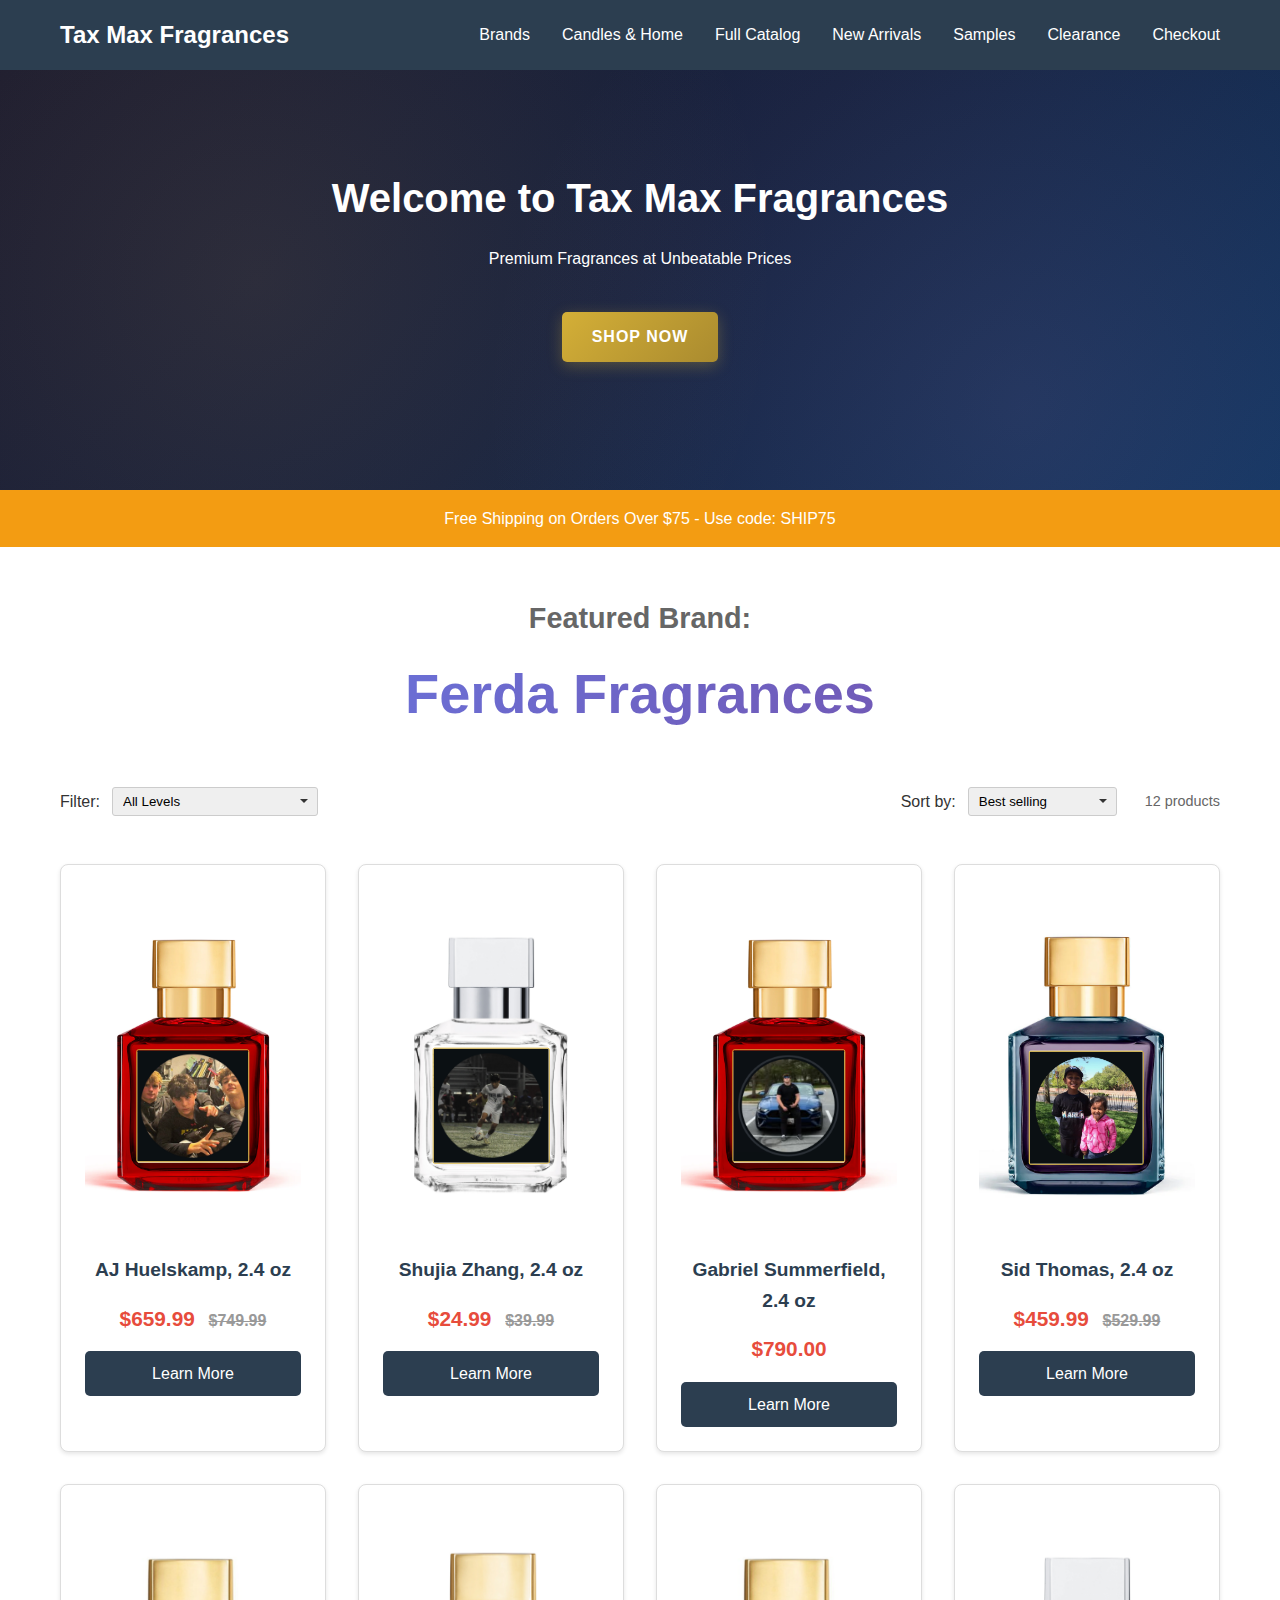
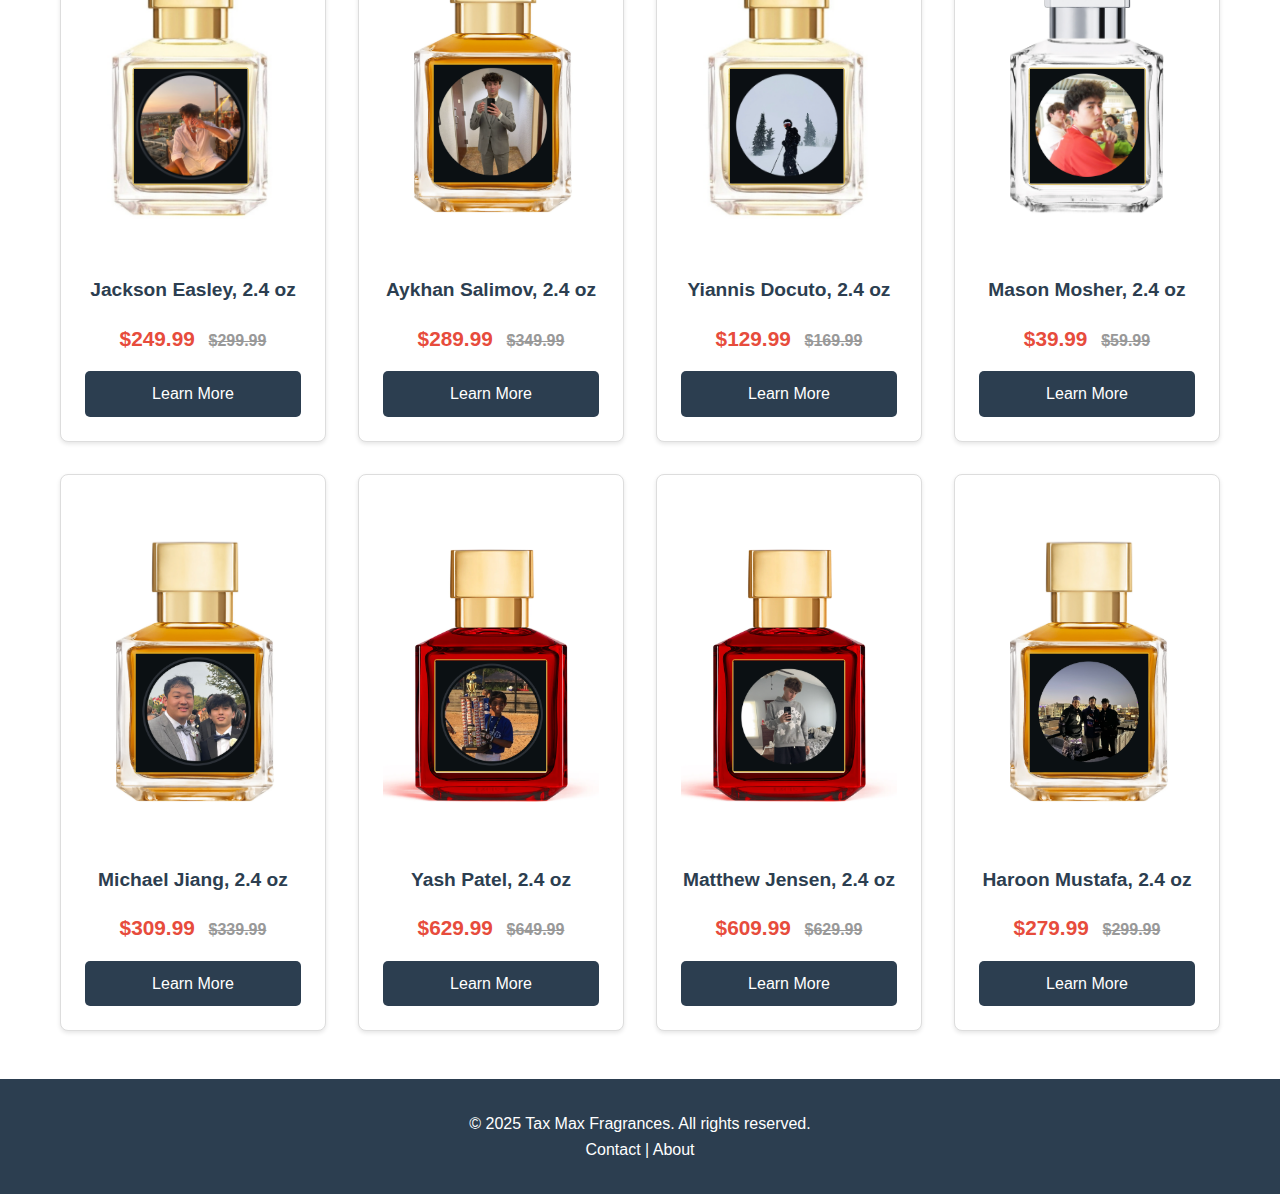
<file: index.html>
<!DOCTYPE html>
<html lang="en">
<head>
    <meta charset="UTF-8">
    <meta name="viewport" content="width=device-width, initial-scale=1.0">
    <title>Tax Max Fragrances</title>
    <link rel="stylesheet" href="css/styles.css">
</head>
<body>
    <!-- Navigation -->
    <header>
        <nav>
            <a href="index.html" class="logo">Tax Max Fragrances</a>
            <ul class="nav-menu">
                <li><a href="brands.html">Brands</a></li>
                <li><a href="candles-home.html">Candles & Home</a></li>
                <li><a href="catalog.html">Full Catalog</a></li>
                <li><a href="new-arrivals.html">New Arrivals</a></li>
                <li><a href="samples.html">Samples</a></li>
                <li><a href="clearance.html">Clearance</a></li>
                <li><a href="checkout.html">Checkout</a></li>
            </ul>
        </nav>
    </header>

    <section class="hero">
        <h1>Welcome to Tax Max Fragrances</h1>
        <p>Premium Fragrances at Unbeatable Prices</p>
        <a href="catalog.html" class="btn">Shop Now</a>
    </section>

    <!-- Promo Banner -->
    <section class="promo">
        <p>Free Shipping on Orders Over $75 - Use code: SHIP75</p>
    </section>

    <!-- Featured Brand Section -->
    <section class="top-deals" id="brands">
        <h3>Featured Brand:</h3>
        <h2>Ferda Fragrances</h2>
        
        <!-- Filter Bar -->
        <div class="filter-bar">
            <div class="filter-left">
                <span class="filter-label">Filter:</span>
                <select id="ferdaLevelFilter" class="filter-dropdown">
                    <option value="all">All Levels</option>
                    <option value="1">Ferda Level 1 ($0 - $100)</option>
                    <option value="2">Ferda Level 2 ($101 - $250)</option>
                    <option value="3">Ferda Level 3 ($251 - $400)</option>
                    <option value="4">Ferda Level 4 ($401 - $600)</option>
                    <option value="5">Ferda Level 5 ($600+)</option>
                </select>
            </div>
            <div class="filter-right">
                <span class="filter-label">Sort by:</span>
                <select id="sortFilter" class="filter-dropdown">
                    <option value="default">Best selling</option>
                    <option value="price-low">Price: Low to High</option>
                    <option value="price-high">Price: High to Low</option>
                </select>
                <span class="product-count" id="productCount">12 products</span>
            </div>
        </div>
        
        <div class="products-grid">
            <div class="product-card" data-price="659.99" data-level="5">
                <div class="bottle-container bottle-mfk">
                    <img src="images/fragrance1.jpg" alt="Fragrance 1" class="product-image">
                </div>
                <h3>AJ Huelskamp, 2.4 oz</h3>
                <p class="price">$659.99 <span>$749.99</span></p>
                <a href="product.html?id=aj-huelskamp" class="btn-product">Learn More</a>
            </div>
            <div class="product-card" data-price="24.99" data-level="1">
                <div class="bottle-container bottle-silver">
                    <img src="images/Screenshot 2025-12-08 at 2.15.41 PM.png" alt="Fragrance 2" class="product-image">
                </div>
                <h3>Shujia Zhang, 2.4 oz</h3>
                <p class="price">$24.99 <span>$39.99</span></p>
                <a href="product.html?id=shujia-zhang" class="btn-product">Learn More</a>
            </div>
            <div class="product-card" data-price="790.00" data-level="5">
                <div class="bottle-container bottle-mfk">
                    <img src="images/Screenshot 2025-12-08 at 2.15.19 PM.png" alt="Fragrance 3" class="product-image">
                </div>
                <h3>Gabriel Summerfield, 2.4 oz</h3>
                <p class="price">$790.00</p>
                <a href="product.html?id=gabriel-summerfield" class="btn-product">Learn More</a>
            </div>
            <div class="product-card" data-price="459.99" data-level="4">
                <div class="bottle-container bottle-satin">
                    <img src="images/Screenshot 2025-12-08 at 2.14.52 PM.png" alt="Fragrance 4" class="product-image">
                </div>
                <h3>Sid Thomas, 2.4 oz</h3>
                <p class="price">$459.99 <span>$529.99</span></p>
                <a href="product.html?id=sid-thomas" class="btn-product">Learn More</a>
            </div>
            <div class="product-card" data-price="209.99" data-level="2">
                <div class="bottle-container bottle-gold">
                    <img src="images/Screenshot 2025-12-08 at 2.32.31 PM.png" alt="Fragrance 5" class="product-image">
                </div>
                <h3>Jackson Easley, 2.4 oz</h3>
                <p class="price">$249.99 <span>$299.99</span></p>
                <a href="product.html?id=jackson-easley" class="btn-product">Learn More</a>
            </div>
            <div class="product-card" data-price="289.99" data-level="3">
                <div class="bottle-container bottle-grand">
                    <img src="images/Screenshot 2025-12-08 at 9.35.41 PM.png" alt="Fragrance 6" class="product-image">
                </div>
                <h3>Aykhan Salimov, 2.4 oz</h3>
                <p class="price">$289.99 <span>$349.99</span></p>
                <a href="product.html?id=aykhan-salimov" class="btn-product">Learn More</a>
            </div>
            <div class="product-card" data-price="129.99" data-level="2">
                <div class="bottle-container bottle-gold">
                    <img src="images/Screenshot 2025-12-08 at 9.35.56 PM.png" alt="Fragrance 7" class="product-image">
                </div>
                <h3>Yiannis Docuto, 2.4 oz</h3>
                <p class="price">$129.99 <span>$169.99</span></p>
                <a href="product.html?id=yiannis-docuto" class="btn-product">Learn More</a>
            </div>
            <div class="product-card" data-price="39.99" data-level="1">
                <div class="bottle-container bottle-silver">
                    <img src="images/Screenshot 2025-12-22 at 8.41.26 PM.png" alt="Mason Mosher" class="product-image">
                </div>
                <h3>Mason Mosher, 2.4 oz</h3>
                <p class="price">$39.99 <span>$59.99</span></p>
                <a href="product.html?id=mason-mosher" class="btn-product">Learn More</a>
            </div>
            <div class="product-card" data-price="309.99" data-level="3">
                <div class="bottle-container bottle-grand">
                    <img src="images/Screenshot 2025-12-22 at 8.40.55 PM.png" alt="Michael Jiang" class="product-image">
                </div>
                <h3>Michael Jiang, 2.4 oz</h3>
                <p class="price">$309.99 <span>$339.99</span></p>
                <a href="product.html?id=michael-jiang" class="btn-product">Learn More</a>
            </div>
            <div class="product-card" data-price="$629.99" data-level="5">
                <div class="bottle-container bottle-mfk">
                    <img src="images/Screenshot 2025-12-22 at 8.40.26 PM.png" alt="Yash Patel" class="product-image">
                </div>
                <h3>Yash Patel, 2.4 oz</h3>
                <p class="price">$629.99 <span>$649.99</span></p>
                <a href="product.html?id=yash-patel" class="btn-product">Learn More</a>
            </div>
            <div class="product-card" data-price="$609.99" data-level="5">
                <div class="bottle-container bottle-mfk">
                    <img src="images/Screenshot 2025-12-22 at 8.40.16 PM.png" alt="Matthew Jensen" class="product-image">
                </div>
                <h3>Matthew Jensen, 2.4 oz</h3>
                <p class="price">$609.99 <span>$629.99</span></p>
                <a href="product.html?id=matthew-jensen" class="btn-product">Learn More</a>
            </div>
            <div class="product-card" data-price="$279.99" data-level="3">
                <div class="bottle-container bottle-grand">
                    <img src="images/Screenshot 2025-12-22 at 8.39.47 PM.png" alt="Haroon Mustafa" class="product-image">
                </div>
                <h3>Haroon Mustafa, 2.4 oz</h3>
                <p class="price">$279.99 <span>$299.99</span></p>
                <a href="product.html?id=haroon-mustafa" class="btn-product">Learn More</a>
            </div>
        </div>
    </section>

    <footer>
        <p>&copy; 2025 Tax Max Fragrances. All rights reserved.</p>
        <p><a href="contact.html">Contact</a> | <a href="about.html">About</a></p>
    </footer>
    <script src="js/filter.js"></script>
    <script src="js/image-fallback.js"></script>
</body>
</html>
</file>
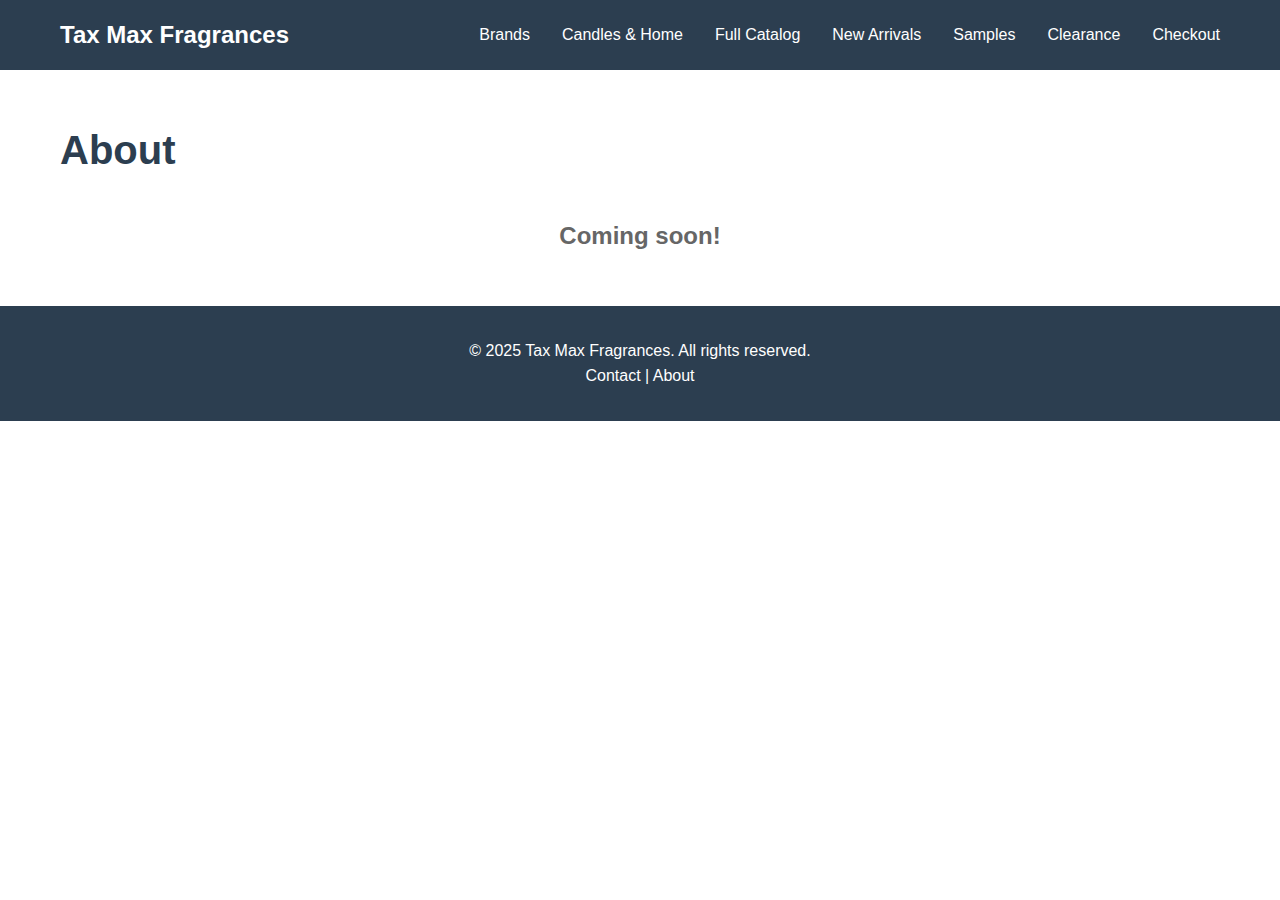
<file: about.html>
<!DOCTYPE html>
<html lang="en">
<head>
    <meta charset="UTF-8">
    <meta name="viewport" content="width=device-width, initial-scale=1.0">
    <title>About - Tax Max Fragrances</title>
    <link rel="stylesheet" href="css/styles.css">
</head>
<body>
    <header>
        <nav>
            <a href="index.html" class="logo">Tax Max Fragrances</a>
            <ul class="nav-menu">
                <li><a href="brands.html">Brands</a></li>
                <li><a href="#candles">Candles & Home</a></li>
                <li><a href="catalog.html">Full Catalog</a></li>
                <li><a href="new-arrivals.html">New Arrivals</a></li>
                <li><a href="#samples">Samples</a></li>
                <li><a href="#clearance">Clearance</a></li>
                <li><a href="checkout.html">Checkout</a></li>
            </ul>
        </nav>
    </header>

    <section class="brand-page">
        <h1 class="brand-name-title">About</h1>
        
        <div class="brand-description" style="max-width: 600px; margin: 2rem auto; text-align: center;">
            <p style="font-size: 1.5rem; font-weight: bold;">Coming soon!</p>
        </div>
    </section>

    <footer>
        <p>&copy; 2025 Tax Max Fragrances. All rights reserved.</p>
        <p><a href="contact.html">Contact</a> | <a href="about.html">About</a></p>
    </footer>
</body>
</html>
</file>
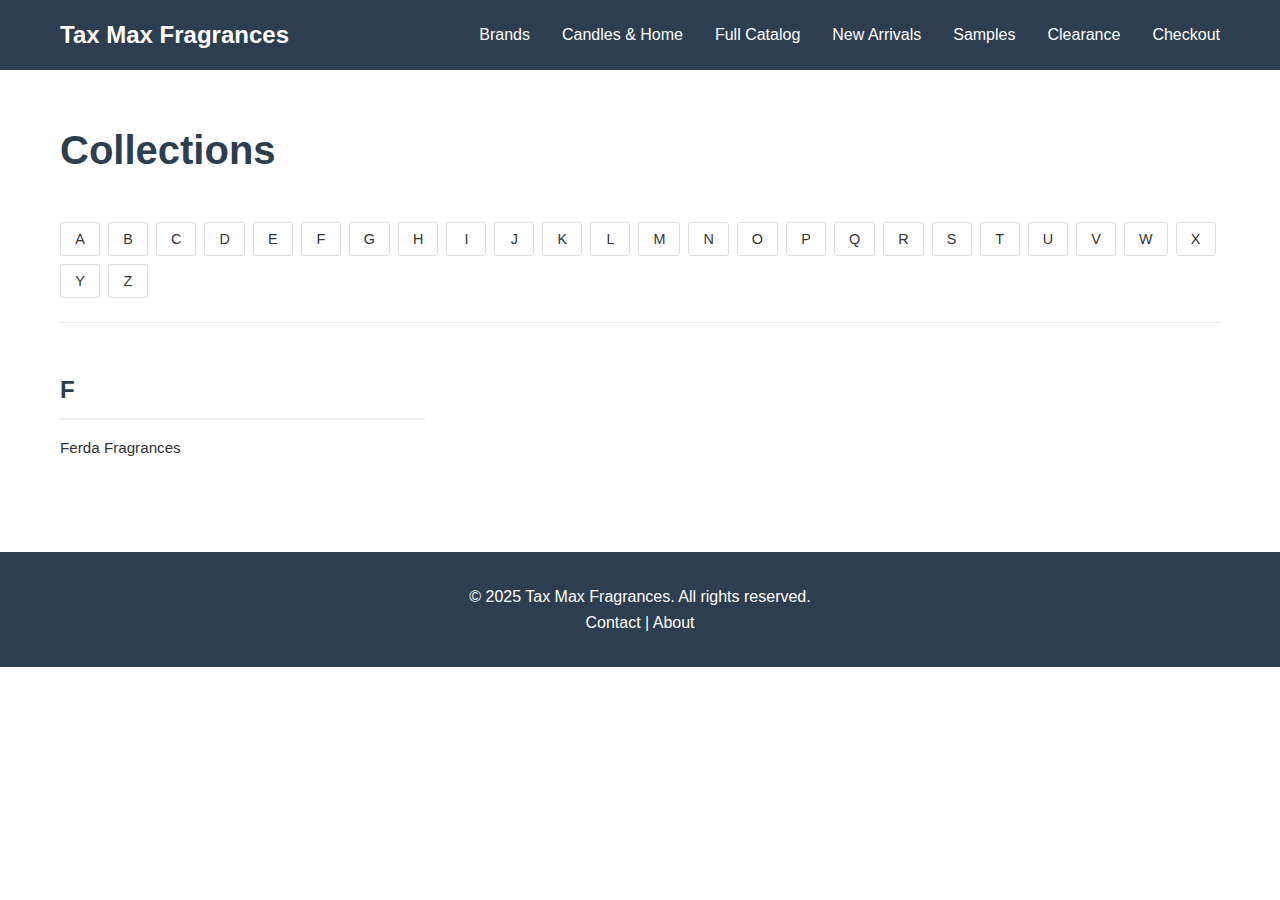
<file: brands.html>
<!DOCTYPE html>
<html lang="en">
<head>
    <meta charset="UTF-8">
    <meta name="viewport" content="width=device-width, initial-scale=1.0">
    <title>Brands - Tax Max Fragrances</title>
    <link rel="stylesheet" href="css/styles.css">
</head>
<body>
    <header>
        <nav>
            <a href="index.html" class="logo">Tax Max Fragrances</a>
            <ul class="nav-menu">
                <li><a href="brands.html">Brands</a></li>
                <li><a href="candles-home.html">Candles & Home</a></li>
                <li><a href="catalog.html">Full Catalog</a></li>
                <li><a href="new-arrivals.html">New Arrivals</a></li>
                <li><a href="samples.html">Samples</a></li>
                <li><a href="clearance.html">Clearance</a></li>
                <li><a href="checkout.html">Checkout</a></li>
            </ul>
        </nav>
    </header>

    <section class="brands-page">
        <h1 class="brands-title">Collections</h1>

        <div class="brand-alpha">
            <button>A</button>
            <button>B</button>
            <button>C</button>
            <button>D</button>
            <button>E</button>
            <button>F</button>
            <button>G</button>
            <button>H</button>
            <button>I</button>
            <button>J</button>
            <button>K</button>
            <button>L</button>
            <button>M</button>
            <button>N</button>
            <button>O</button>
            <button>P</button>
            <button>Q</button>
            <button>R</button>
            <button>S</button>
            <button>T</button>
            <button>U</button>
            <button>V</button>
            <button>W</button>
            <button>X</button>
            <button>Y</button>
            <button>Z</button>
        </div>

        <div class="brand-list-section">
            <div class="brand-letter-block">
                <h2 class="brand-letter">F</h2>
                <ul class="brand-list">
                    <li><a href="ferda-fragrances.html">Ferda Fragrances</a></li>
                </ul>
            </div>
        </div>
    </section>

    <footer>
        <p>&copy; 2025 Tax Max Fragrances. All rights reserved.</p>
        <p><a href="contact.html">Contact</a> | <a href="about.html">About</a></p>
    </footer>
</body>
</html>
</file>
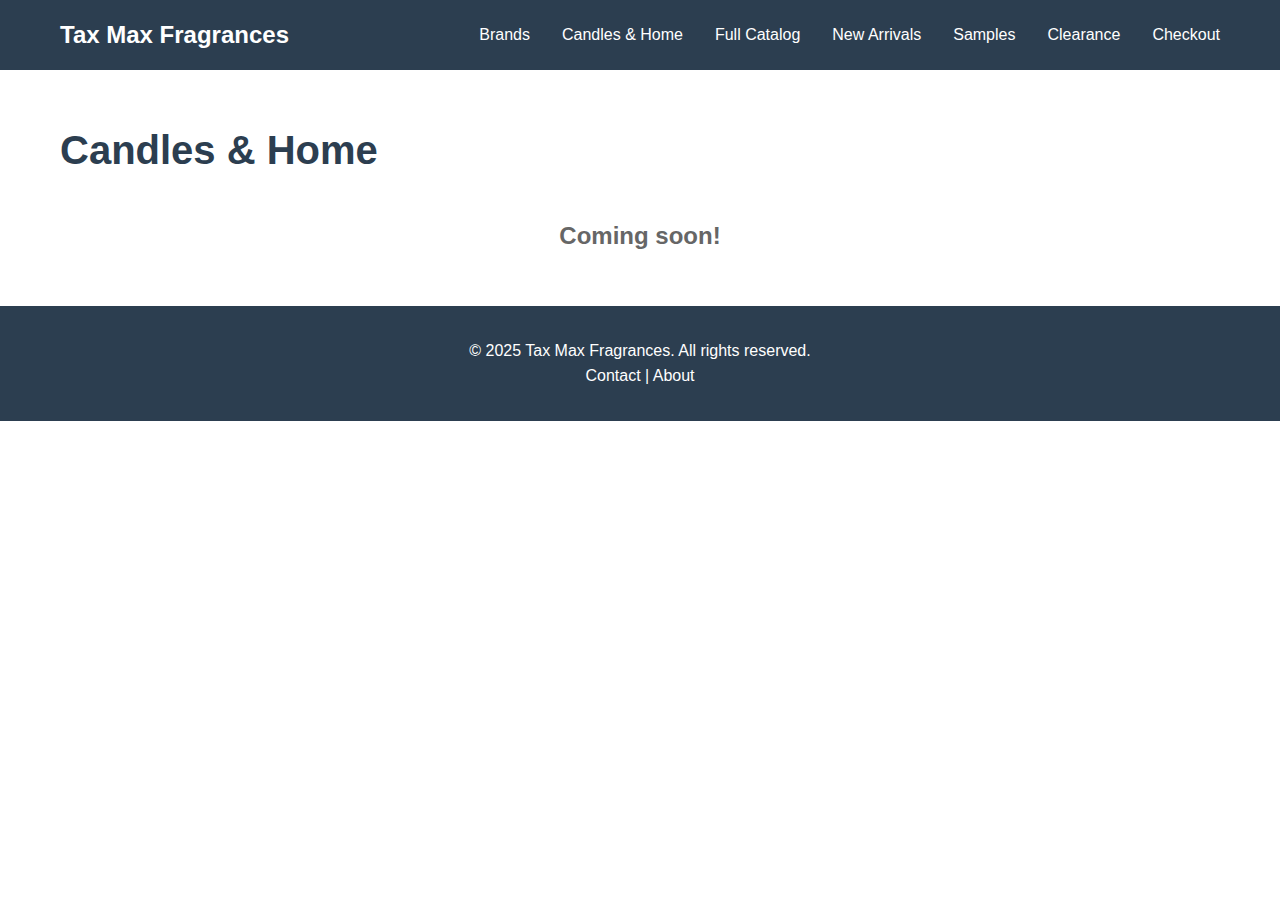
<file: candles-home.html>
<!DOCTYPE html>
<html lang="en">
<head>
    <meta charset="UTF-8">
    <meta name="viewport" content="width=device-width, initial-scale=1.0">
    <title>Candles & Home - Tax Max Fragrances</title>
    <link rel="stylesheet" href="css/styles.css">
</head>
<body>
    <header>
        <nav>
            <a href="index.html" class="logo">Tax Max Fragrances</a>
            <ul class="nav-menu">
                <li><a href="brands.html">Brands</a></li>
                <li><a href="candles-home.html">Candles & Home</a></li>
                <li><a href="catalog.html">Full Catalog</a></li>
                <li><a href="new-arrivals.html">New Arrivals</a></li>
                <li><a href="#samples">Samples</a></li>
                <li><a href="#clearance">Clearance</a></li>
                <li><a href="checkout.html">Checkout</a></li>
            </ul>
        </nav>
    </header>

    <section class="brand-page">
        <h1 class="brand-name-title">Candles & Home</h1>
        
        <div class="brand-description" style="max-width: 600px; margin: 2rem auto; text-align: center;">
            <p style="font-size: 1.5rem; font-weight: bold;">Coming soon!</p>
        </div>
    </section>

    <footer>
        <p>&copy; 2025 Tax Max Fragrances. All rights reserved.</p>
        <p><a href="contact.html">Contact</a> | <a href="about.html">About</a></p>
    </footer>
</body>
</html>
</file>
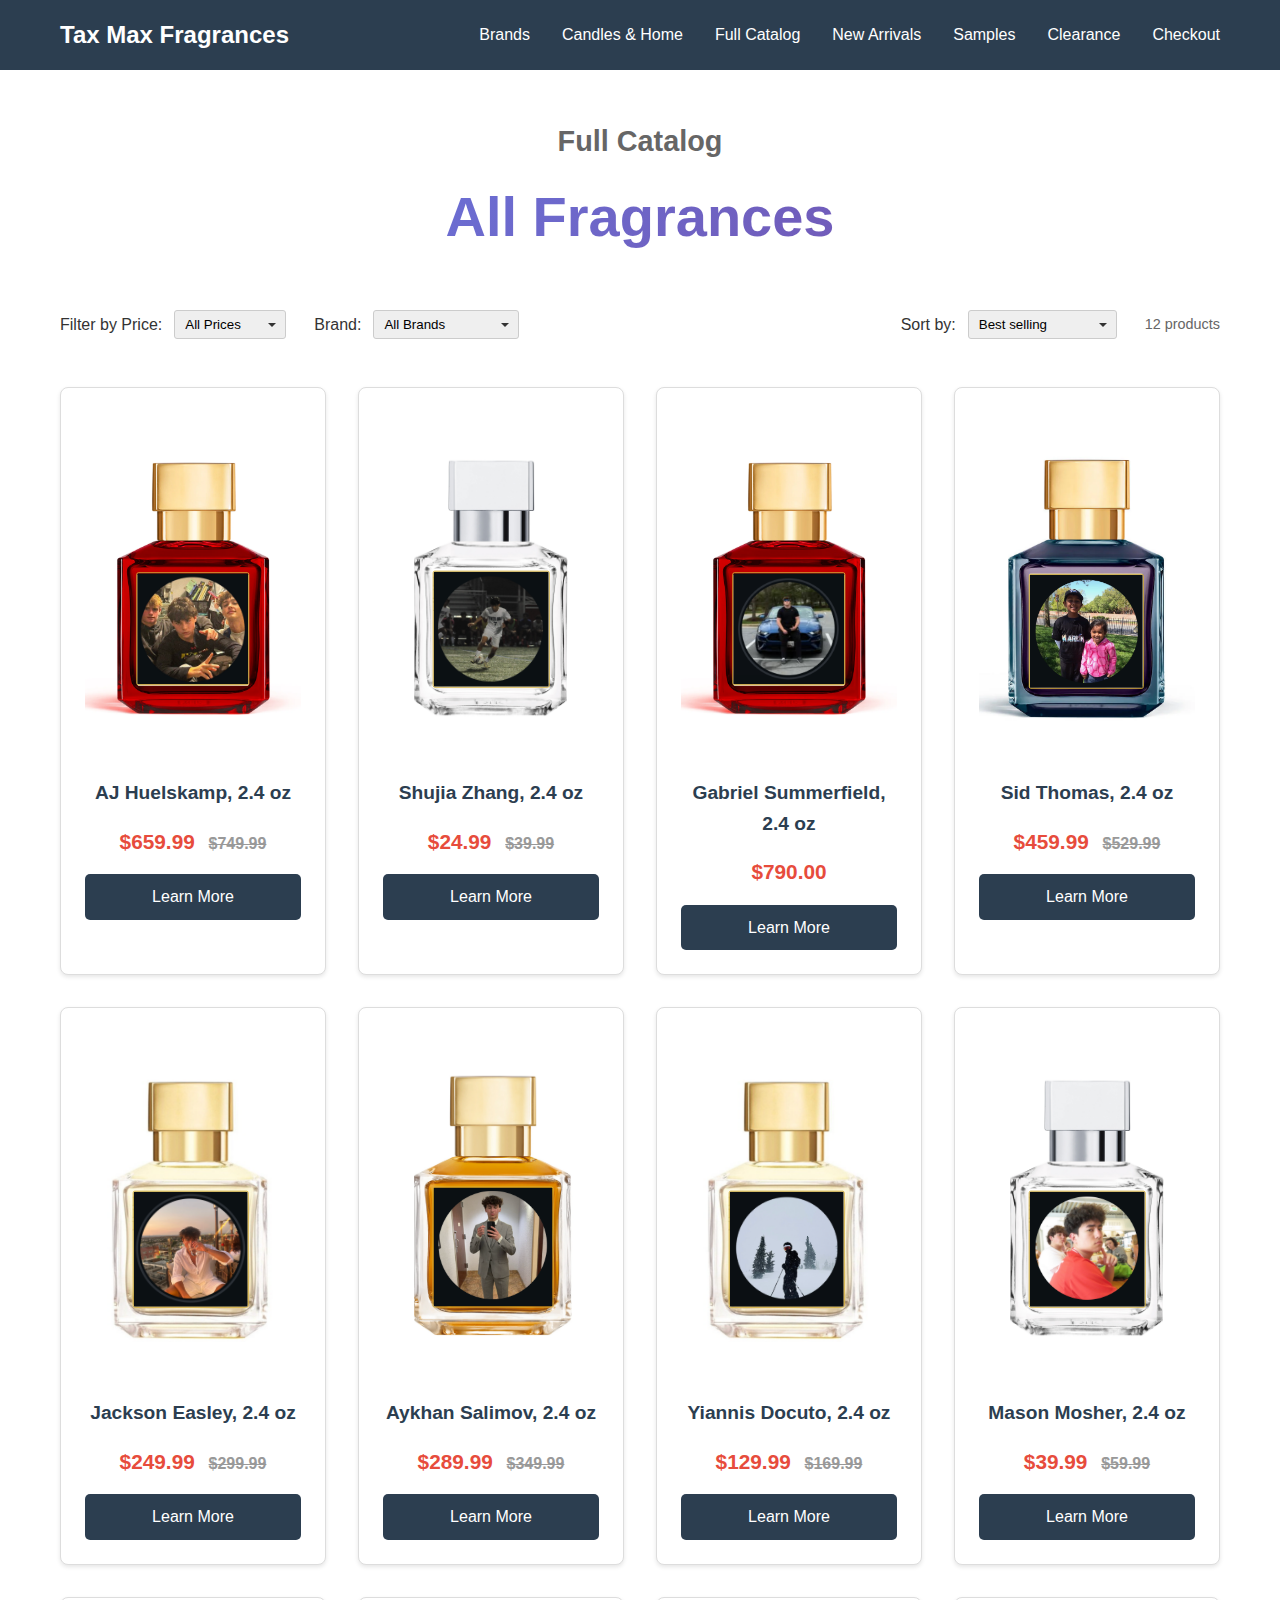
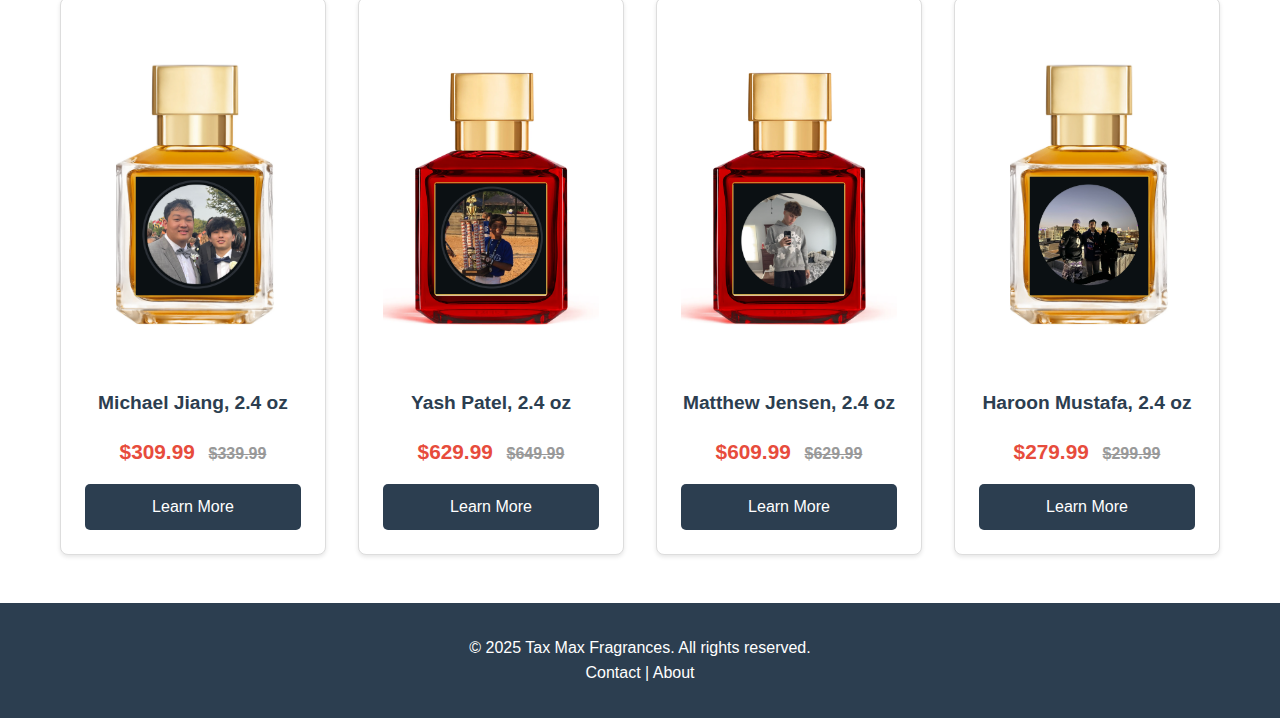
<file: catalog.html>
<!DOCTYPE html>
<html lang="en">
<head>
    <meta charset="UTF-8">
    <meta name="viewport" content="width=device-width, initial-scale=1.0">
    <title>Full Catalog - Tax Max Fragrances</title>
    <link rel="stylesheet" href="css/styles.css">
</head>
<body>
    <!-- Navigation -->
    <header>
        <nav>
            <a href="index.html" class="logo">Tax Max Fragrances</a>
            <ul class="nav-menu">
                <li><a href="brands.html">Brands</a></li>
                <li><a href="candles-home.html">Candles & Home</a></li>
                <li><a href="catalog.html">Full Catalog</a></li>
                <li><a href="new-arrivals.html">New Arrivals</a></li>
                <li><a href="samples.html">Samples</a></li>
                <li><a href="clearance.html">Clearance</a></li>
                <li><a href="checkout.html">Checkout</a></li>
            </ul>
        </nav>
    </header>

    <!-- Full Catalog Section -->
    <section class="top-deals" id="catalog">
        <h3>Full Catalog</h3>
        <h2>All Fragrances</h2>
        
        <!-- Filter Bar -->
        <div class="filter-bar">
            <div class="filter-left">
                <span class="filter-label">Filter by Price:</span>
                <select id="priceFilter" class="filter-dropdown">
                    <option value="all">All Prices</option>
                    <option value="0-100">$0 - $100</option>
                    <option value="101-250">$101 - $250</option>
                    <option value="251-400">$251 - $400</option>
                    <option value="401-600">$401 - $600</option>
                    <option value="600+">$600+</option>
                </select>
                <span class="filter-label" style="margin-left: 1rem;">Brand:</span>
                <select id="brandFilter" class="filter-dropdown">
                    <option value="all">All Brands</option>
                    <option value="ferda">Ferda Fragrances</option>
                </select>
            </div>
            <div class="filter-right">
                <span class="filter-label">Sort by:</span>
                <select id="sortFilter" class="filter-dropdown">
                    <option value="default">Best selling</option>
                    <option value="price-low">Price: Low to High</option>
                    <option value="price-high">Price: High to Low</option>
                    <option value="name-asc">Name: A to Z</option>
                    <option value="name-desc">Name: Z to A</option>
                </select>
                <span class="product-count" id="productCount">12 products</span>
            </div>
        </div>
        
        <div class="products-grid">
            <div class="product-card" data-price="659.99" data-level="5" data-brand="ferda">
                <div class="bottle-container bottle-mfk">
                    <img src="images/fragrance1.jpg" alt="AJ Huelskamp" class="product-image">
                </div>
                <h3>AJ Huelskamp, 2.4 oz</h3>
                <p class="price">$659.99 <span>$749.99</span></p>
                <a href="product.html?id=aj-huelskamp" class="btn-product">Learn More</a>
            </div>
            <div class="product-card" data-price="24.99" data-level="1" data-brand="ferda">
                <div class="bottle-container bottle-silver">
                    <img src="images/Screenshot 2025-12-08 at 2.15.41 PM.png" alt="Fragrance 2" class="product-image">
                </div>
                <h3>Shujia Zhang, 2.4 oz</h3>
                <p class="price">$24.99 <span>$39.99</span></p>
                <a href="product.html?id=shujia-zhang" class="btn-product">Learn More</a>
            </div>
            <div class="product-card" data-price="790.00" data-level="5" data-brand="ferda">
                <div class="bottle-container bottle-mfk">
                    <img src="images/Screenshot 2025-12-08 at 2.15.19 PM.png" alt="Fragrance 3" class="product-image">
                </div>
                <h3>Gabriel Summerfield, 2.4 oz</h3>
                <p class="price">$790.00</p>
                <a href="product.html?id=gabriel-summerfield" class="btn-product">Learn More</a>
            </div>
            <div class="product-card" data-price="459.99" data-level="4" data-brand="ferda">
                <div class="bottle-container bottle-satin">
                    <img src="images/Screenshot 2025-12-08 at 2.14.52 PM.png" alt="Fragrance 4" class="product-image">
                </div>
                <h3>Sid Thomas, 2.4 oz</h3>
                <p class="price">$459.99 <span>$529.99</span></p>
                <a href="product.html?id=sid-thomas" class="btn-product">Learn More</a>
            </div>
            <div class="product-card" data-price="209.99" data-level="2" data-brand="ferda">
                <div class="bottle-container bottle-gold">
                    <img src="images/Screenshot 2025-12-08 at 2.32.31 PM.png" alt="Fragrance 5" class="product-image">
                </div>
                <h3>Jackson Easley, 2.4 oz</h3>
                <p class="price">$249.99 <span>$299.99</span></p>
                <a href="product.html?id=jackson-easley" class="btn-product">Learn More</a>
            </div>
            <div class="product-card" data-price="289.99" data-level="3" data-brand="ferda">
                <div class="bottle-container bottle-grand">
                    <img src="images/Screenshot 2025-12-08 at 9.35.41 PM.png" alt="Fragrance 6" class="product-image">
                </div>
                <h3>Aykhan Salimov, 2.4 oz</h3>
                <p class="price">$289.99 <span>$349.99</span></p>
                <a href="product.html?id=aykhan-salimov" class="btn-product">Learn More</a>
            </div>
            <div class="product-card" data-price="129.99" data-level="2" data-brand="ferda">
                <div class="bottle-container bottle-gold">
                    <img src="images/Screenshot 2025-12-08 at 9.35.56 PM.png" alt="Fragrance 7" class="product-image">
                </div>
                <h3>Yiannis Docuto, 2.4 oz</h3>
                <p class="price">$129.99 <span>$169.99</span></p>
                <a href="product.html?id=yiannis-docuto" class="btn-product">Learn More</a>
            </div>
            <div class="product-card" data-price="39.99" data-level="1" data-brand="ferda">
                <div class="bottle-container bottle-silver">
                    <img src="images/Screenshot 2025-12-22 at 8.41.26 PM.png" alt="Mason Mosher" class="product-image">
                </div>
                <h3>Mason Mosher, 2.4 oz</h3>
                <p class="price">$39.99 <span>$59.99</span></p>
                <a href="product.html?id=mason-mosher" class="btn-product">Learn More</a>
            </div>
            <div class="product-card" data-price="309.99" data-level="3" data-brand="ferda">
                <div class="bottle-container bottle-grand">
                    <img src="images/Screenshot 2025-12-22 at 8.40.55 PM.png" alt="Michael Jiang" class="product-image">
                </div>
                <h3>Michael Jiang, 2.4 oz</h3>
                <p class="price">$309.99 <span>$339.99</span></p>
                <a href="product.html?id=michael-jiang" class="btn-product">Learn More</a>
            </div>
            <div class="product-card" data-price="629.99" data-level="5" data-brand="ferda">
                <div class="bottle-container bottle-mfk">
                    <img src="images/Screenshot 2025-12-22 at 8.40.26 PM.png" alt="Yash Patel" class="product-image">
                </div>
                <h3>Yash Patel, 2.4 oz</h3>
                <p class="price">$629.99 <span>$649.99</span></p>
                <a href="product.html?id=yash-patel" class="btn-product">Learn More</a>
            </div>
            <div class="product-card" data-price="609.99" data-level="5" data-brand="ferda">
                <div class="bottle-container bottle-mfk">
                    <img src="images/Screenshot 2025-12-22 at 8.40.16 PM.png" alt="Matthew Jensen" class="product-image">
                </div>
                <h3>Matthew Jensen, 2.4 oz</h3>
                <p class="price">$609.99 <span>$629.99</span></p>
                <a href="product.html?id=matthew-jensen" class="btn-product">Learn More</a>
            </div>
            <div class="product-card" data-price="279.99" data-level="3" data-brand="ferda">
                <div class="bottle-container bottle-grand">
                    <img src="images/Screenshot 2025-12-22 at 8.39.47 PM.png" alt="Haroon Mustafa" class="product-image">
                </div>
                <h3>Haroon Mustafa, 2.4 oz</h3>
                <p class="price">$279.99 <span>$299.99</span></p>
                <a href="product.html?id=haroon-mustafa" class="btn-product">Learn More</a>
            </div>
        </div>
    </section>

    <footer>
        <p>&copy; 2025 Tax Max Fragrances. All rights reserved.</p>
        <p><a href="contact.html">Contact</a> | <a href="about.html">About</a></p>
    </footer>
    <script src="js/catalog-filter.js"></script>
    <script src="js/image-fallback.js"></script>
</body>
</html>
</file>
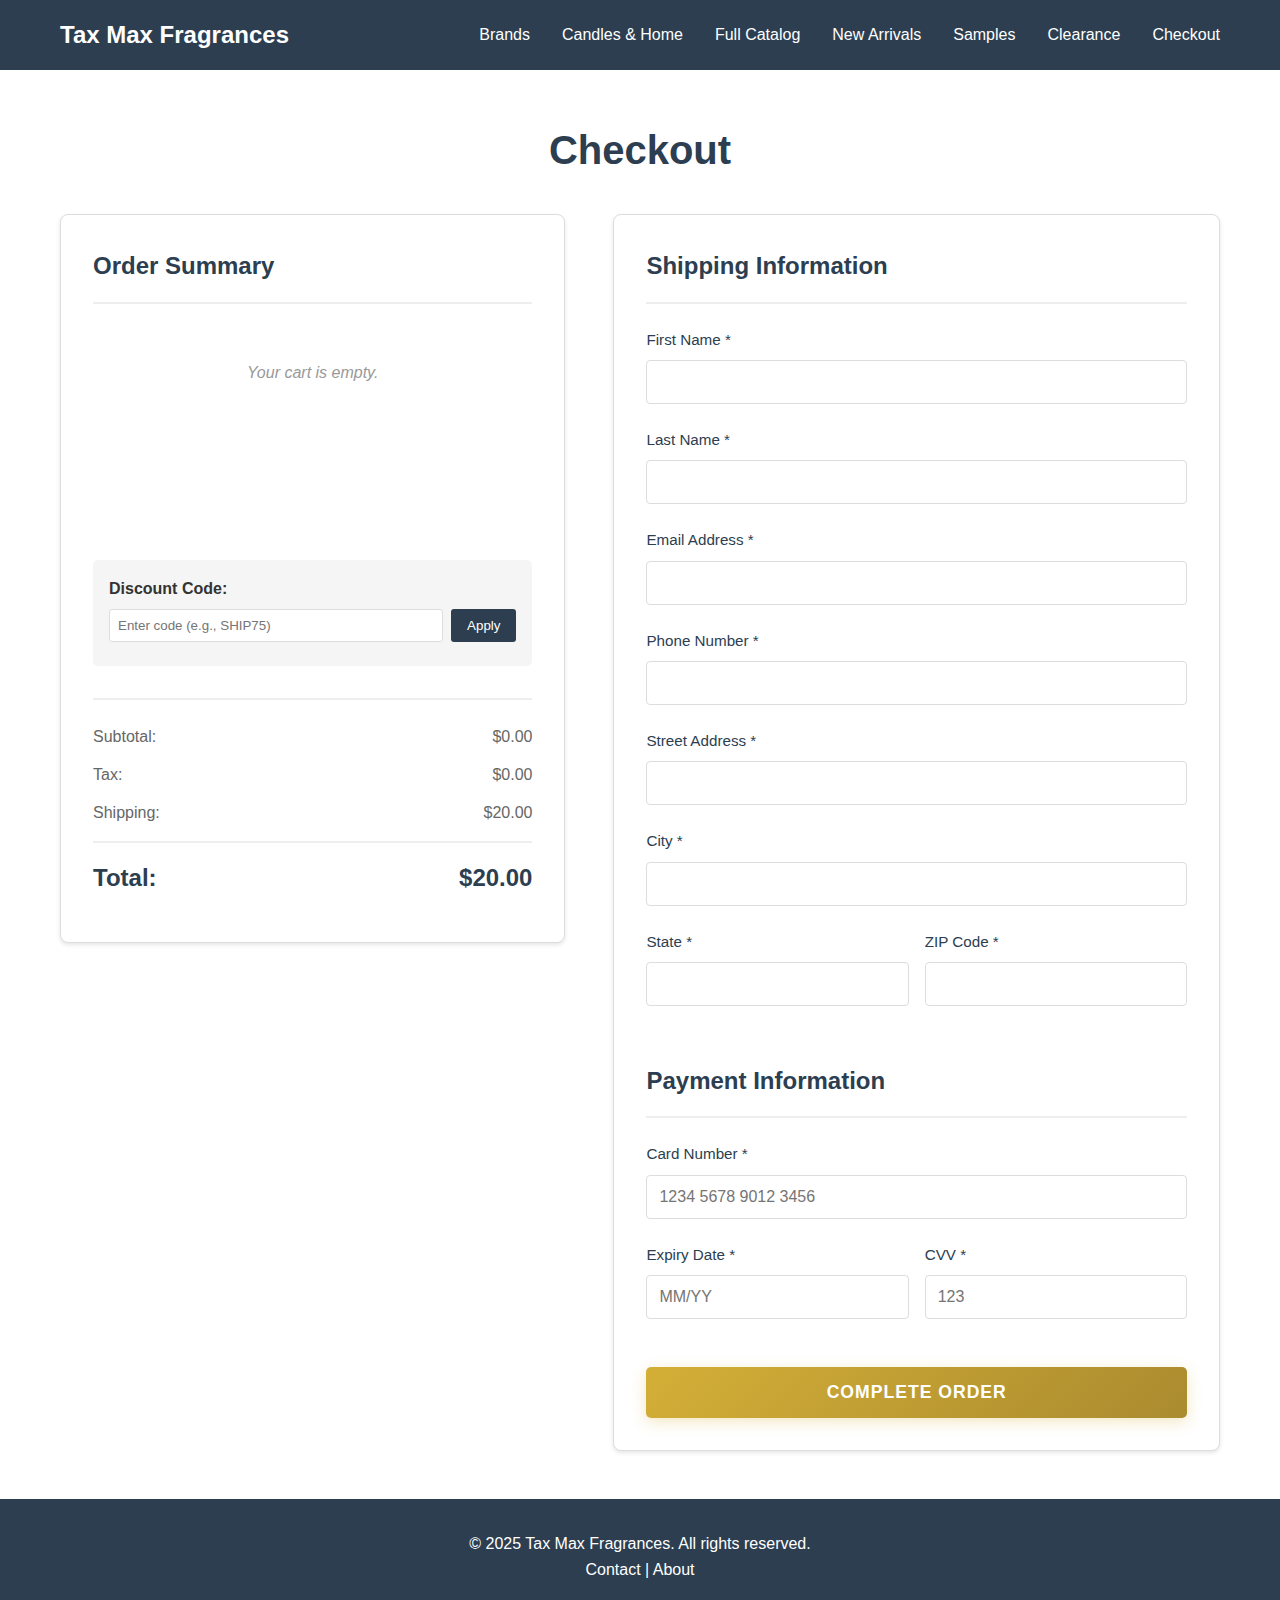
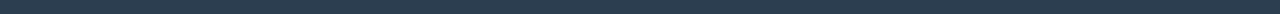
<file: checkout.html>
<!DOCTYPE html>
<html lang="en">
<head>
    <meta charset="UTF-8">
    <meta name="viewport" content="width=device-width, initial-scale=1.0">
    <title>Checkout - Tax Max Fragrances</title>
    <link rel="stylesheet" href="css/styles.css">
</head>
<body>
    <!-- Navigation -->
    <header>
        <nav>
            <a href="index.html" class="logo">Tax Max Fragrances</a>
            <ul class="nav-menu">
                <li><a href="brands.html">Brands</a></li>
                <li><a href="candles-home.html">Candles & Home</a></li>
                <li><a href="catalog.html">Full Catalog</a></li>
                <li><a href="new-arrivals.html">New Arrivals</a></li>
                <li><a href="samples.html">Samples</a></li>
                <li><a href="clearance.html">Clearance</a></li>
                <li><a href="checkout.html">Checkout</a></li>
            </ul>
        </nav>
    </header>

    <!-- Checkout Section -->
    <section class="checkout-page">
        <div class="checkout-container">
            <h1 class="checkout-title">Checkout</h1>
            
            <div class="checkout-content">
                <!-- Order Summary -->
                <div class="checkout-summary">
                    <h2>Order Summary</h2>
                    <div class="cart-items" id="cartItems">
                        <p class="empty-cart">Your cart is empty.</p>
                    </div>
                    <div class="discount-code-section" style="margin: 1.5rem 0; padding: 1rem; background: #f5f5f5; border-radius: 5px;">
                        <label for="discountCode" style="display: block; margin-bottom: 0.5rem; font-weight: bold;">Discount Code:</label>
                        <div style="display: flex; gap: 0.5rem;">
                            <input type="text" id="discountCode" placeholder="Enter code (e.g., SHIP75)" style="flex: 1; padding: 0.5rem; border: 1px solid #ddd; border-radius: 3px;">
                            <button type="button" id="applyDiscount" style="padding: 0.5rem 1rem; background: #2c3e50; color: white; border: none; border-radius: 3px; cursor: pointer;">Apply</button>
                        </div>
                        <p id="discountMessage" style="margin-top: 0.5rem; font-size: 0.9rem; color: #666;"></p>
                    </div>
                    <div class="order-totals">
                        <div class="total-line">
                            <span>Subtotal:</span>
                            <span id="subtotal">$0.00</span>
                        </div>
                        <div class="total-line">
                            <span>Tax:</span>
                            <span id="tax">$0.00</span>
                        </div>
                        <div class="total-line">
                            <span>Shipping:</span>
                            <span id="shipping">$0.00</span>
                        </div>
                        <div class="total-line total-final">
                            <span>Total:</span>
                            <span id="total">$0.00</span>
                        </div>
                    </div>
                </div>

                <!-- Checkout Form -->
                <div class="checkout-form">
                    <h2>Shipping Information</h2>
                    <form id="checkoutForm">
                        <div class="form-group">
                            <label for="firstName">First Name *</label>
                            <input type="text" id="firstName" name="firstName" required>
                        </div>
                        <div class="form-group">
                            <label for="lastName">Last Name *</label>
                            <input type="text" id="lastName" name="lastName" required>
                        </div>
                        <div class="form-group">
                            <label for="email">Email Address *</label>
                            <input type="email" id="email" name="email" required>
                        </div>
                        <div class="form-group">
                            <label for="phone">Phone Number *</label>
                            <input type="tel" id="phone" name="phone" required>
                        </div>
                        <div class="form-group">
                            <label for="address">Street Address *</label>
                            <input type="text" id="address" name="address" required>
                        </div>
                        <div class="form-group">
                            <label for="city">City *</label>
                            <input type="text" id="city" name="city" required>
                        </div>
                        <div class="form-row">
                            <div class="form-group">
                                <label for="state">State *</label>
                                <input type="text" id="state" name="state" required>
                            </div>
                            <div class="form-group">
                                <label for="zipCode">ZIP Code *</label>
                                <input type="text" id="zipCode" name="zipCode" required>
                            </div>
                        </div>

                        <h2 style="margin-top: 2rem;">Payment Information</h2>
                        <div class="form-group">
                            <label for="cardNumber">Card Number *</label>
                            <input type="text" id="cardNumber" name="cardNumber" placeholder="1234 5678 9012 3456" required>
                        </div>
                        <div class="form-row">
                            <div class="form-group">
                                <label for="expiryDate">Expiry Date *</label>
                                <input type="text" id="expiryDate" name="expiryDate" placeholder="MM/YY" required>
                            </div>
                            <div class="form-group">
                                <label for="cvv">CVV *</label>
                                <input type="text" id="cvv" name="cvv" placeholder="123" required>
                            </div>
                        </div>

                        <button type="submit" class="btn-checkout">Complete Order</button>
                    </form>
                </div>
            </div>
        </div>
    </section>

    <footer>
        <p>&copy; 2025 Tax Max Fragrances. All rights reserved.</p>
        <p><a href="contact.html">Contact</a> | <a href="about.html">About</a></p>
    </footer>
    <script src="js/cart.js"></script>
    <script src="js/checkout.js"></script>
</body>
</html>
</file>
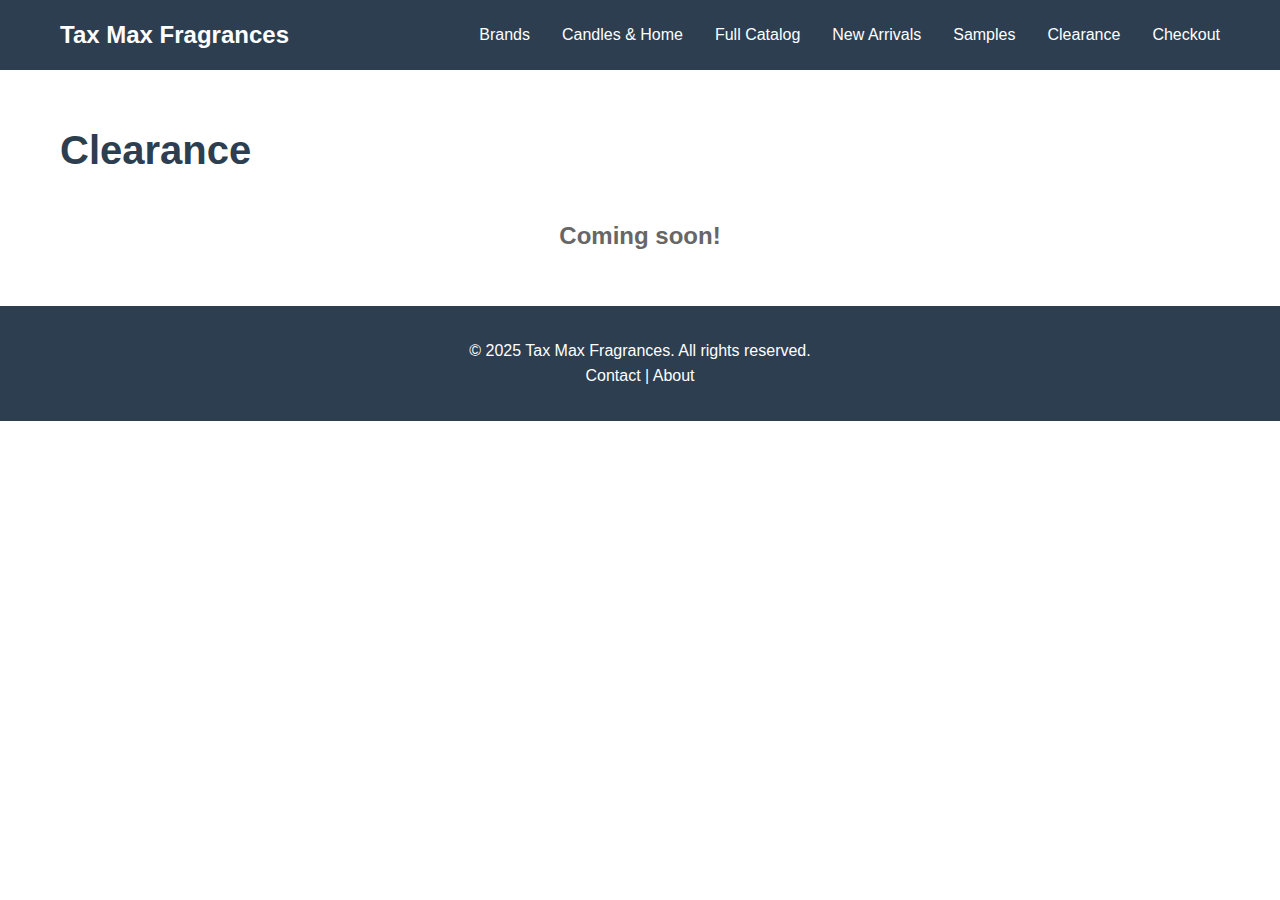
<file: clearance.html>
<!DOCTYPE html>
<html lang="en">
<head>
    <meta charset="UTF-8">
    <meta name="viewport" content="width=device-width, initial-scale=1.0">
    <title>Clearance - Tax Max Fragrances</title>
    <link rel="stylesheet" href="css/styles.css">
</head>
<body>
    <header>
        <nav>
            <a href="index.html" class="logo">Tax Max Fragrances</a>
            <ul class="nav-menu">
                <li><a href="brands.html">Brands</a></li>
                <li><a href="candles-home.html">Candles & Home</a></li>
                <li><a href="catalog.html">Full Catalog</a></li>
                <li><a href="new-arrivals.html">New Arrivals</a></li>
                <li><a href="samples.html">Samples</a></li>
                <li><a href="clearance.html">Clearance</a></li>
                <li><a href="checkout.html">Checkout</a></li>
            </ul>
        </nav>
    </header>

    <section class="brand-page">
        <h1 class="brand-name-title">Clearance</h1>
        
        <div class="brand-description" style="max-width: 600px; margin: 2rem auto; text-align: center;">
            <p style="font-size: 1.5rem; font-weight: bold;">Coming soon!</p>
        </div>
    </section>

    <footer>
        <p>&copy; 2025 Tax Max Fragrances. All rights reserved.</p>
        <p><a href="contact.html">Contact</a> | <a href="about.html">About</a></p>
    </footer>
</body>
</html>
</file>
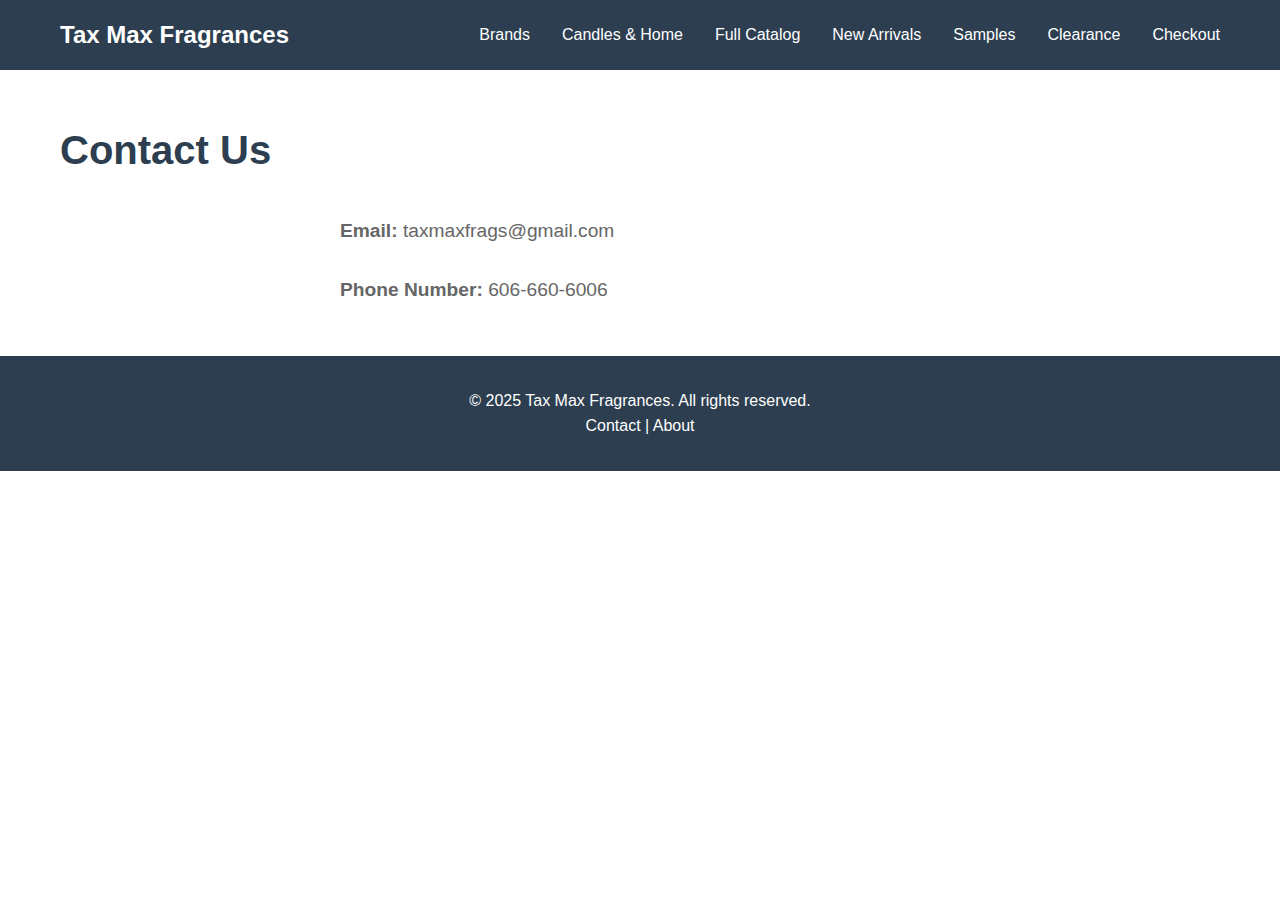
<file: contact.html>
<!DOCTYPE html>
<html lang="en">
<head>
    <meta charset="UTF-8">
    <meta name="viewport" content="width=device-width, initial-scale=1.0">
    <title>Contact - Tax Max Fragrances</title>
    <link rel="stylesheet" href="css/styles.css">
</head>
<body>
    <header>
        <nav>
            <a href="index.html" class="logo">Tax Max Fragrances</a>
            <ul class="nav-menu">
                <li><a href="brands.html">Brands</a></li>
                <li><a href="candles-home.html">Candles & Home</a></li>
                <li><a href="catalog.html">Full Catalog</a></li>
                <li><a href="new-arrivals.html">New Arrivals</a></li>
                <li><a href="samples.html">Samples</a></li>
                <li><a href="clearance.html">Clearance</a></li>
                <li><a href="checkout.html">Checkout</a></li>
            </ul>
        </nav>
    </header>

    <section class="brand-page">
        <h1 class="brand-name-title">Contact Us</h1>
        
        <div class="brand-description" style="max-width: 600px; margin: 2rem auto;">
            <p style="font-size: 1.2rem; margin-bottom: 1.5rem;"><strong>Email:</strong> taxmaxfrags@gmail.com</p>
            <p style="font-size: 1.2rem;"><strong>Phone Number:</strong> 606-660-6006</p>
        </div>
    </section>

    <footer>
        <p>&copy; 2025 Tax Max Fragrances. All rights reserved.</p>
        <p><a href="contact.html">Contact</a> | <a href="#about">About</a></p>
    </footer>
</body>
</html>
</file>
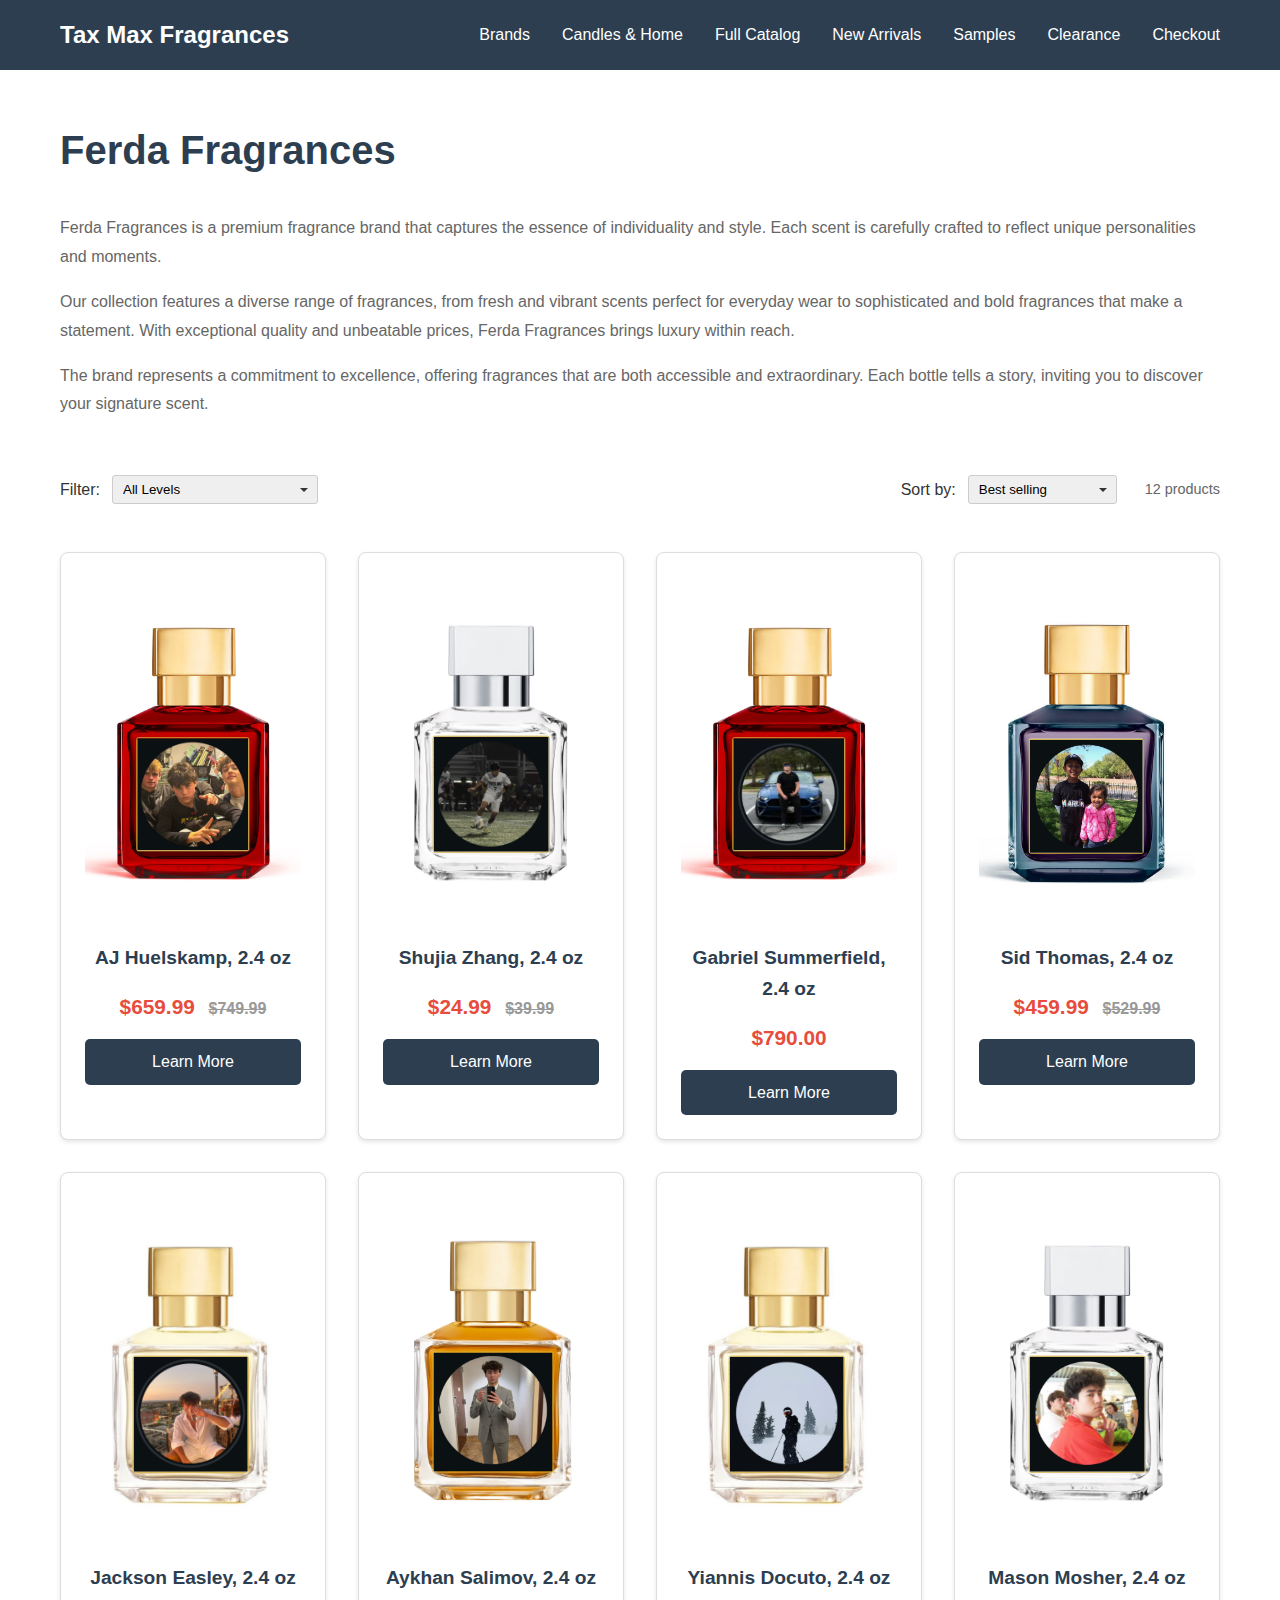
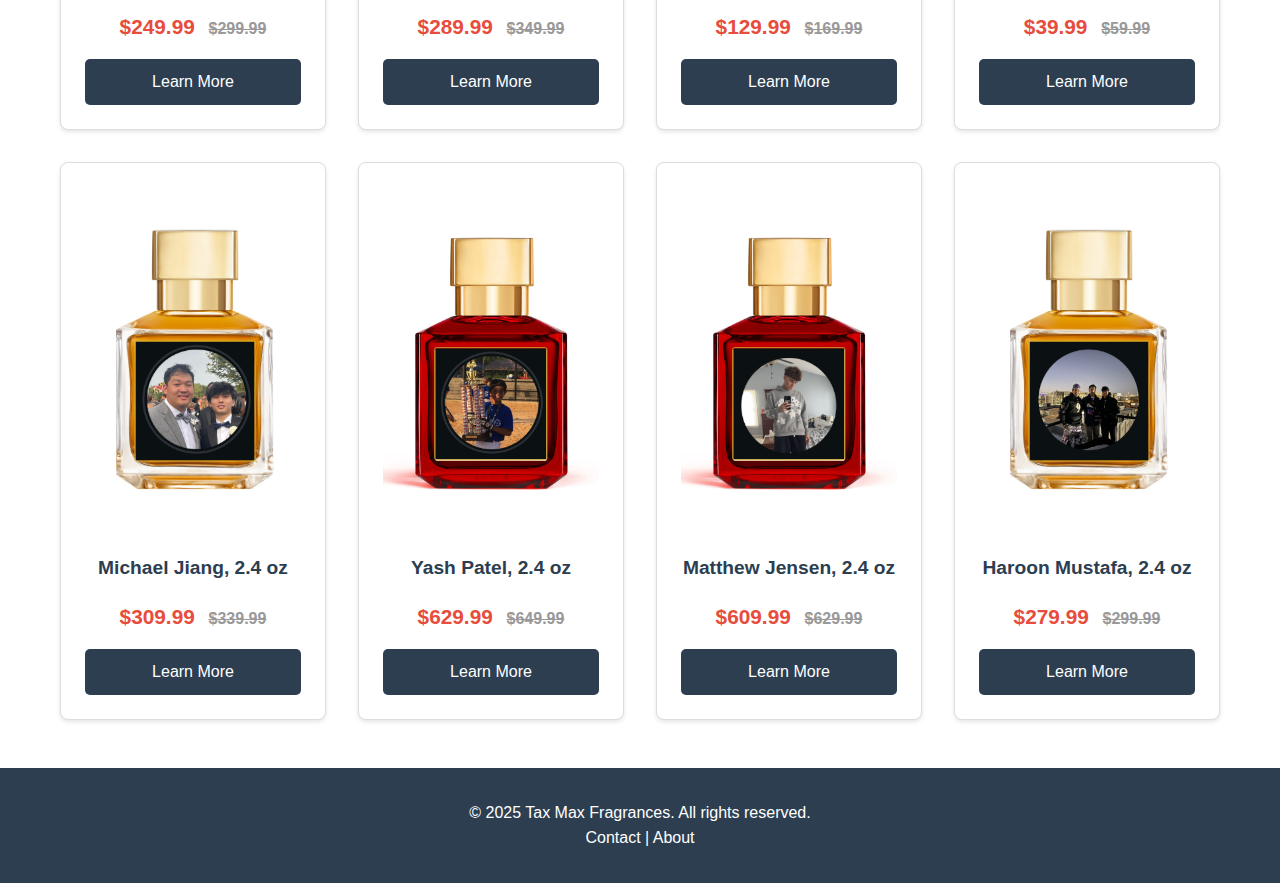
<file: ferda-fragrances.html>
<!DOCTYPE html>
<html lang="en">
<head>
    <meta charset="UTF-8">
    <meta name="viewport" content="width=device-width, initial-scale=1.0">
    <title>Ferda Fragrances - Tax Max Fragrances</title>
    <link rel="stylesheet" href="css/styles.css">
</head>
<body>
    <header>
        <nav>
            <a href="index.html" class="logo">Tax Max Fragrances</a>
            <ul class="nav-menu">
                <li><a href="brands.html">Brands</a></li>
                <li><a href="candles-home.html">Candles & Home</a></li>
                <li><a href="catalog.html">Full Catalog</a></li>
                <li><a href="new-arrivals.html">New Arrivals</a></li>
                <li><a href="samples.html">Samples</a></li>
                <li><a href="clearance.html">Clearance</a></li>
                <li><a href="checkout.html">Checkout</a></li>
            </ul>
        </nav>
    </header>

    <section class="brand-page">
        <h1 class="brand-name-title">Ferda Fragrances</h1>
        
        <div class="brand-description">
            <p>Ferda Fragrances is a premium fragrance brand that captures the essence of individuality and style. Each scent is carefully crafted to reflect unique personalities and moments.</p>
            <p>Our collection features a diverse range of fragrances, from fresh and vibrant scents perfect for everyday wear to sophisticated and bold fragrances that make a statement. With exceptional quality and unbeatable prices, Ferda Fragrances brings luxury within reach.</p>
            <p>The brand represents a commitment to excellence, offering fragrances that are both accessible and extraordinary. Each bottle tells a story, inviting you to discover your signature scent.</p>
        </div>

        <div class="filter-bar">
            <div class="filter-left">
                <span class="filter-label">Filter:</span>
                <select id="ferdaLevelFilter" class="filter-dropdown">
                    <option value="all">All Levels</option>
                    <option value="1">Ferda Level 1 ($0 - $100)</option>
                    <option value="2">Ferda Level 2 ($101 - $250)</option>
                    <option value="3">Ferda Level 3 ($251 - $400)</option>
                    <option value="4">Ferda Level 4 ($401 - $600)</option>
                    <option value="5">Ferda Level 5 ($600+)</option>
                </select>
            </div>
            <div class="filter-right">
                <span class="filter-label">Sort by:</span>
                <select id="sortFilter" class="filter-dropdown">
                    <option value="default">Best selling</option>
                    <option value="price-low">Price: Low to High</option>
                    <option value="price-high">Price: High to Low</option>
                </select>
                <span class="product-count" id="productCount">12 products</span>
            </div>
        </div>

        <div class="products-grid">
            <div class="product-card" data-price="659.99" data-level="5">
                <div class="bottle-container bottle-mfk">
                    <img src="images/fragrance1.jpg" alt="Fragrance 1" class="product-image">
                </div>
                <h3>AJ Huelskamp, 2.4 oz</h3>
                <p class="price">$659.99 <span>$749.99</span></p>
                <a href="product.html?id=aj-huelskamp" class="btn-product">Learn More</a>
            </div>
            <div class="product-card" data-price="24.99" data-level="1">
                <div class="bottle-container bottle-silver">
                    <img src="images/Screenshot 2025-12-08 at 2.15.41 PM.png" alt="Fragrance 2" class="product-image">
                </div>
                <h3>Shujia Zhang, 2.4 oz</h3>
                <p class="price">$24.99 <span>$39.99</span></p>
                <a href="product.html?id=shujia-zhang" class="btn-product">Learn More</a>
            </div>
            <div class="product-card" data-price="790.00" data-level="5">
                <div class="bottle-container bottle-mfk">
                    <img src="images/Screenshot 2025-12-08 at 2.15.19 PM.png" alt="Fragrance 3" class="product-image">
                </div>
                <h3>Gabriel Summerfield, 2.4 oz</h3>
                <p class="price">$790.00</p>
                <a href="product.html?id=gabriel-summerfield" class="btn-product">Learn More</a>
            </div>
            <div class="product-card" data-price="459.99" data-level="4">
                <div class="bottle-container bottle-satin">
                    <img src="images/Screenshot 2025-12-08 at 2.14.52 PM.png" alt="Fragrance 4" class="product-image">
                </div>
                <h3>Sid Thomas, 2.4 oz</h3>
                <p class="price">$459.99 <span>$529.99</span></p>
                <a href="product.html?id=sid-thomas" class="btn-product">Learn More</a>
            </div>
            <div class="product-card" data-price="209.99" data-level="2">
                <div class="bottle-container bottle-gold">
                    <img src="images/Screenshot 2025-12-08 at 2.32.31 PM.png" alt="Fragrance 5" class="product-image">
                </div>
                <h3>Jackson Easley, 2.4 oz</h3>
                <p class="price">$249.99 <span>$299.99</span></p>
                <a href="product.html?id=jackson-easley" class="btn-product">Learn More</a>
            </div>
            <div class="product-card" data-price="289.99" data-level="3">
                <div class="bottle-container bottle-grand">
                    <img src="images/Screenshot 2025-12-08 at 9.35.41 PM.png" alt="Fragrance 6" class="product-image">
                </div>
                <h3>Aykhan Salimov, 2.4 oz</h3>
                <p class="price">$289.99 <span>$349.99</span></p>
                <a href="product.html?id=aykhan-salimov" class="btn-product">Learn More</a>
            </div>
            <div class="product-card" data-price="129.99" data-level="2">
                <div class="bottle-container bottle-gold">
                    <img src="images/Screenshot 2025-12-08 at 9.35.56 PM.png" alt="Fragrance 7" class="product-image">
                </div>
                <h3>Yiannis Docuto, 2.4 oz</h3>
                <p class="price">$129.99 <span>$169.99</span></p>
                <a href="product.html?id=yiannis-docuto" class="btn-product">Learn More</a>
            </div>
            <div class="product-card" data-price="39.99" data-level="1">
                <div class="bottle-container bottle-silver">
                    <img src="images/Screenshot 2025-12-22 at 8.41.26 PM.png" alt="Mason Mosher" class="product-image">
                </div>
                <h3>Mason Mosher, 2.4 oz</h3>
                <p class="price">$39.99 <span>$59.99</span></p>
                <a href="product.html?id=mason-mosher" class="btn-product">Learn More</a>
            </div>
            <div class="product-card" data-price="309.99" data-level="3">
                <div class="bottle-container bottle-grand">
                    <img src="images/Screenshot 2025-12-22 at 8.40.55 PM.png" alt="Michael Jiang" class="product-image">
                </div>
                <h3>Michael Jiang, 2.4 oz</h3>
                <p class="price">$309.99 <span>$339.99</span></p>
                <a href="product.html?id=michael-jiang" class="btn-product">Learn More</a>
            </div>
            <div class="product-card" data-price="$629.99" data-level="5">
                <div class="bottle-container bottle-mfk">
                    <img src="images/Screenshot 2025-12-22 at 8.40.26 PM.png" alt="Yash Patel" class="product-image">
                </div>
                <h3>Yash Patel, 2.4 oz</h3>
                <p class="price">$629.99 <span>$649.99</span></p>
                <a href="product.html?id=yash-patel" class="btn-product">Learn More</a>
            </div>
            <div class="product-card" data-price="$609.99" data-level="5">
                <div class="bottle-container bottle-mfk">
                    <img src="images/Screenshot 2025-12-22 at 8.40.16 PM.png" alt="Matthew Jensen" class="product-image">
                </div>
                <h3>Matthew Jensen, 2.4 oz</h3>
                <p class="price">$609.99 <span>$629.99</span></p>
                <a href="product.html?id=matthew-jensen" class="btn-product">Learn More</a>
            </div>
            <div class="product-card" data-price="$279.99" data-level="3">
                <div class="bottle-container bottle-grand">
                    <img src="images/Screenshot 2025-12-22 at 8.39.47 PM.png" alt="Haroon Mustafa" class="product-image">
                </div>
                <h3>Haroon Mustafa, 2.4 oz</h3>
                <p class="price">$279.99 <span>$299.99</span></p>
                <a href="product.html?id=haroon-mustafa" class="btn-product">Learn More</a>
            </div>
        </div>
    </section>

    <footer>
        <p>&copy; 2025 Tax Max Fragrances. All rights reserved.</p>
        <p><a href="contact.html">Contact</a> | <a href="about.html">About</a></p>
    </footer>

    <script src="js/filter.js"></script>
    <script src="js/image-fallback.js"></script>
</body>
</html>
</file>
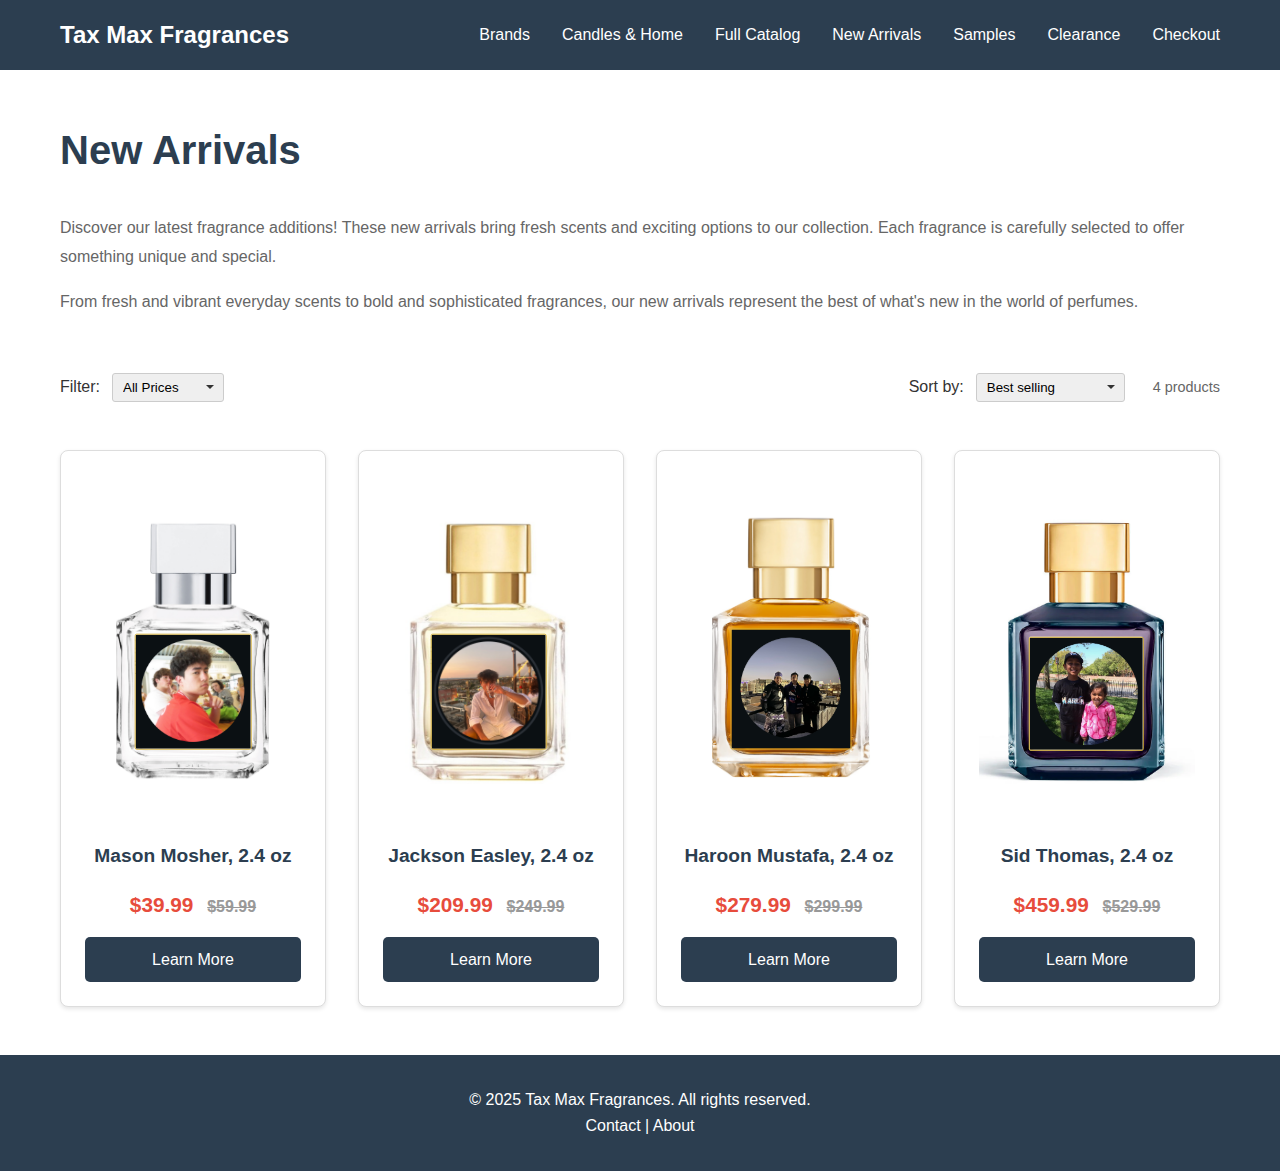
<file: new-arrivals.html>
<!DOCTYPE html>
<html lang="en">
<head>
    <meta charset="UTF-8">
    <meta name="viewport" content="width=device-width, initial-scale=1.0">
    <title>New Arrivals - Tax Max Fragrances</title>
    <link rel="stylesheet" href="css/styles.css">
</head>
<body>
    <header>
        <nav>
            <a href="index.html" class="logo">Tax Max Fragrances</a>
            <ul class="nav-menu">
                <li><a href="brands.html">Brands</a></li>
                <li><a href="candles-home.html">Candles & Home</a></li>
                <li><a href="catalog.html">Full Catalog</a></li>
                <li><a href="new-arrivals.html">New Arrivals</a></li>
                <li><a href="samples.html">Samples</a></li>
                <li><a href="clearance.html">Clearance</a></li>
                <li><a href="checkout.html">Checkout</a></li>
            </ul>
        </nav>
    </header>

    <section class="brand-page">
        <h1 class="brand-name-title">New Arrivals</h1>
        
        <div class="brand-description">
            <p>Discover our latest fragrance additions! These new arrivals bring fresh scents and exciting options to our collection. Each fragrance is carefully selected to offer something unique and special.</p>
            <p>From fresh and vibrant everyday scents to bold and sophisticated fragrances, our new arrivals represent the best of what's new in the world of perfumes.</p>
        </div>

        <div class="filter-bar">
            <div class="filter-left">
                <span class="filter-label">Filter:</span>
                <select id="priceFilter" class="filter-dropdown">
                    <option value="all">All Prices</option>
                    <option value="0-100">$0 - $100</option>
                    <option value="101-250">$101 - $250</option>
                    <option value="251-400">$251 - $400</option>
                    <option value="401-600">$401 - $600</option>
                    <option value="600+">$600+</option>
                </select>
            </div>
            <div class="filter-right">
                <span class="filter-label">Sort by:</span>
                <select id="sortFilter" class="filter-dropdown">
                    <option value="default">Best selling</option>
                    <option value="price-low">Price: Low to High</option>
                    <option value="price-high">Price: High to Low</option>
                    <option value="name-asc">Name: A to Z</option>
                    <option value="name-desc">Name: Z to A</option>
                </select>
                <span class="product-count" id="productCount">4 products</span>
            </div>
        </div>

        <div class="products-grid">
            <div class="product-card" data-price="39.99" data-level="1" data-brand="ferda">
                <div class="bottle-container bottle-silver">
                    <img src="images/Screenshot 2025-12-22 at 8.41.26 PM.png" alt="Mason Mosher" class="product-image">
                </div>
                <h3>Mason Mosher, 2.4 oz</h3>
                <p class="price">$39.99 <span>$59.99</span></p>
                <a href="product.html?id=mason-mosher" class="btn-product">Learn More</a>
            </div>
            <div class="product-card" data-price="209.99" data-level="2" data-brand="ferda">
                <div class="bottle-container bottle-gold">
                    <img src="images/Screenshot 2025-12-08 at 2.32.31 PM.png" alt="Jackson Easley" class="product-image">
                </div>
                <h3>Jackson Easley, 2.4 oz</h3>
                <p class="price">$209.99 <span>$249.99</span></p>
                <a href="product.html?id=jackson-easley" class="btn-product">Learn More</a>
            </div>
            <div class="product-card" data-price="279.99" data-level="3" data-brand="ferda">
                <div class="bottle-container bottle-grand">
                    <img src="images/Screenshot 2025-12-22 at 8.39.47 PM.png" alt="Haroon Mustafa" class="product-image">
                </div>
                <h3>Haroon Mustafa, 2.4 oz</h3>
                <p class="price">$279.99 <span>$299.99</span></p>
                <a href="product.html?id=haroon-mustafa" class="btn-product">Learn More</a>
            </div>
            <div class="product-card" data-price="459.99" data-level="4" data-brand="ferda">
                <div class="bottle-container bottle-satin">
                    <img src="images/Screenshot 2025-12-08 at 2.14.52 PM.png" alt="Sid Thomas" class="product-image">
                </div>
                <h3>Sid Thomas, 2.4 oz</h3>
                <p class="price">$459.99 <span>$529.99</span></p>
                <a href="product.html?id=sid-thomas" class="btn-product">Learn More</a>
            </div>
        </div>
    </section>

    <footer>
        <p>&copy; 2025 Tax Max Fragrances. All rights reserved.</p>
        <p><a href="contact.html">Contact</a> | <a href="about.html">About</a></p>
    </footer>
    <script src="js/new-arrivals-filter.js"></script>
    <script src="js/image-fallback.js"></script>
</body>
</html>
</file>
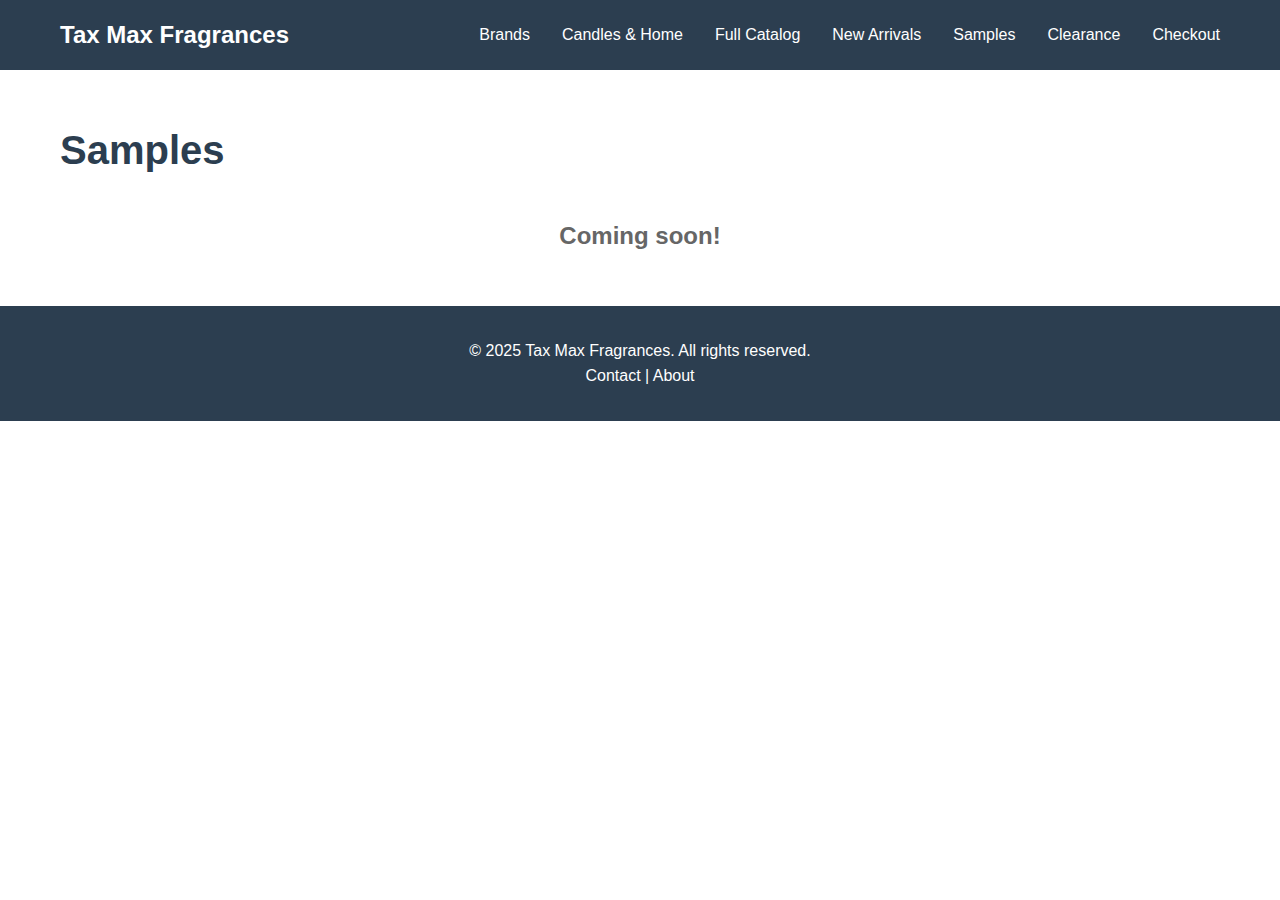
<file: samples.html>
<!DOCTYPE html>
<html lang="en">
<head>
    <meta charset="UTF-8">
    <meta name="viewport" content="width=device-width, initial-scale=1.0">
    <title>Samples - Tax Max Fragrances</title>
    <link rel="stylesheet" href="css/styles.css">
</head>
<body>
    <header>
        <nav>
            <a href="index.html" class="logo">Tax Max Fragrances</a>
            <ul class="nav-menu">
                <li><a href="brands.html">Brands</a></li>
                <li><a href="candles-home.html">Candles & Home</a></li>
                <li><a href="catalog.html">Full Catalog</a></li>
                <li><a href="new-arrivals.html">New Arrivals</a></li>
                <li><a href="samples.html">Samples</a></li>
                <li><a href="#clearance">Clearance</a></li>
                <li><a href="checkout.html">Checkout</a></li>
            </ul>
        </nav>
    </header>

    <section class="brand-page">
        <h1 class="brand-name-title">Samples</h1>
        
        <div class="brand-description" style="max-width: 600px; margin: 2rem auto; text-align: center;">
            <p style="font-size: 1.5rem; font-weight: bold;">Coming soon!</p>
        </div>
    </section>

    <footer>
        <p>&copy; 2025 Tax Max Fragrances. All rights reserved.</p>
        <p><a href="contact.html">Contact</a> | <a href="about.html">About</a></p>
    </footer>
</body>
</html>
</file>
<file: css/styles.css>
* {
    margin: 0;
    padding: 0;
    box-sizing: border-box;
}

body {
    font-family: Arial, sans-serif;
    line-height: 1.6;
    color: #333;
}

/* Navigation */
header {
    background: #2c3e50;
    color: white;
    padding: 1rem 0;
}

nav {
    max-width: 1200px;
    margin: 0 auto;
    padding: 0 20px;
    display: flex;
    justify-content: space-between;
    align-items: center;
}

.logo {
    font-size: 1.5rem;
    font-weight: bold;
    color: white;
    text-decoration: none;
}

.logo:hover {
    opacity: 0.8;
}

.nav-menu {
    display: flex;
    list-style: none;
    gap: 2rem;
}

.nav-menu a {
    color: white;
    text-decoration: none;
}

.nav-menu a:hover {
    opacity: 0.8;
}

/* Hero */
.hero {
    background: linear-gradient(135deg, #1a1a2e 0%, #16213e 50%, #0f3460 100%);
    color: white;
    text-align: center;
    padding: 6rem 2rem 8rem;
    position: relative;
    overflow: hidden;
}

.hero::before {
    content: '';
    position: absolute;
    top: 0;
    left: 0;
    right: 0;
    bottom: 0;
    background: radial-gradient(circle at 20% 50%, rgba(230, 180, 100, 0.1) 0%, transparent 50%),
                radial-gradient(circle at 80% 80%, rgba(150, 120, 180, 0.15) 0%, transparent 50%);
    pointer-events: none;
}

.hero h1 {
    font-size: 2.5rem;
    margin-bottom: 1rem;
    position: relative;
    z-index: 1;
}

.hero p {
    position: relative;
    z-index: 1;
}

.btn {
    display: inline-block;
    background: linear-gradient(135deg, #d4af37 0%, #aa8b2f 100%);
    color: white;
    padding: 12px 30px;
    text-decoration: none;
    border-radius: 5px;
    margin-top: 2.5rem;
    font-weight: 600;
    text-transform: uppercase;
    letter-spacing: 1px;
    box-shadow: 0 4px 15px rgba(212, 175, 55, 0.3);
    transition: transform 0.3s ease, box-shadow 0.3s ease;
    position: relative;
    z-index: 1;
}

.btn:hover {
    transform: translateY(-2px);
    box-shadow: 0 6px 20px rgba(212, 175, 55, 0.4);
}

.promo {
    background: #f39c12;
    color: white;
    text-align: center;
    padding: 1rem;
}

/* Featured Brand */
.top-deals {
    max-width: 1200px;
    margin: 3rem auto;
    padding: 0 20px;
    text-align: center;
}

.top-deals h3 {
    font-size: 1.8rem;
    margin-bottom: 0.5rem;
    color: #666;
}

.top-deals h2 {
    font-size: 3.5rem;
    font-weight: 700;
    margin-bottom: 2rem;
    background: linear-gradient(135deg, #667eea 0%, #764ba2 100%);
    -webkit-background-clip: text;
    background-clip: text;
    -webkit-text-fill-color: transparent;
}

/* Filter Bar */
.filter-bar {
    display: flex;
    justify-content: space-between;
    padding: 1rem 0;
    margin-bottom: 2rem;
}

.filter-left, .filter-right {
    display: flex;
    gap: 0.75rem;
    align-items: center;
}

.filter-dropdown {
    padding: 6px 28px 6px 10px;
    border: 1px solid #ccc;
    border-radius: 3px;
    appearance: none;
    background-image: url("data:image/svg+xml,%3Csvg xmlns='http://www.w3.org/2000/svg' width='10' height='10' viewBox='0 0 10 10'%3E%3Cpath fill='%23333' d='M5 7L1 3h8z'/%3E%3C/svg%3E");
    background-repeat: no-repeat;
    background-position: right 8px center;
}

.product-count {
    color: #666;
    font-size: 0.9rem;
    margin-left: 1rem;
}

/* Products */
.products-grid {
    display: grid;
    grid-template-columns: repeat(4, minmax(0, 1fr));
    gap: 2rem;
}

.product-card {
    background: white;
    border: 1px solid #ddd;
    border-radius: 8px;
    padding: 1.5rem;
    text-align: center;
    box-shadow: 0 2px 4px rgba(0,0,0,0.1);
    width: 100%;
}

.product-card.hidden {
    display: none;
}

.bottle-container {
    position: relative;
    width: 100%;
    height: 350px;
    margin-bottom: 1rem;
    background-size: 150%;
    background-repeat: no-repeat;
    background-position: center;
    overflow: hidden;
}

.bottle-silver { background-image: url('../images/Gentle Fluidity Silver.jpg'); background-size: 94.5%; }
.bottle-gold { background-image: url('../images/Gentle fluidity gold.png'); background-size: 133%; }
.bottle-grand { background-image: url('../images/Grand Soir.jpg'); background-size: 102.5% !important; background-position: center 35% !important; }
.bottle-container.bottle-satin { background-image: url('../images/Satin Mood Extrait de Parfum.webp'); background-size: 161% !important; background-position: 50% 55.5% !important; }
.bottle-mfk { background-image: url('../images/Mfk Fragrance Bottle 80.webp'); background-size: 150%; }

.product-image {
    position: absolute;
    width: 52.5%;
    aspect-ratio: 1 / 1;
    object-fit: cover;
    border-radius: 2px;
    top: 62%;
    left: 50%;
    transform: translate(-50%, -50%);
    z-index: 1;
    border: 1px solid #d4af37;
}

.bottle-silver .product-image { width: 54%; }
.bottle-gold .product-image { width: 54%; top: 62%; left: 49%; }
.bottle-grand .product-image { width: 56%; top: 61.25%; left: 51%; }
.bottle-satin .product-image { width: 53%; top: 62.6%; left: 49.7%; }
.bottle-mfk .product-image { width: 52.5%; }

.product-card h3 {
    margin-bottom: 1rem;
    color: #2c3e50;
    font-size: 1.2rem;
    font-weight: bold;
}

.price {
    font-size: 1.3rem;
    font-weight: bold;
    color: #e74c3c;
    margin: 1rem 0;
}

.price span {
    font-size: 1rem;
    color: #999;
    text-decoration: line-through;
    margin-left: 0.5rem;
}

.btn-product {
    background: #2c3e50;
    color: white;
    border: none;
    padding: 10px 25px;
    border-radius: 5px;
    cursor: pointer;
    margin-top: 1rem;
    width: 100%;
    text-decoration: none;
    display: block;
    text-align: center;
}

.btn-product:hover {
    background: #34495e;
}

.bottle-gold::before, .bottle-gold::after {
    content: '';
    position: absolute;
    left: 0;
    width: 100%;
    height: 40px;
    background: white;
    z-index: 5;
}

.bottle-gold::before { top: 0; }
.bottle-gold::after { bottom: 0; }

/* Brands Page */
.brands-page {
    max-width: 1200px;
    margin: 3rem auto;
    padding: 0 20px;
}

.brands-title {
    font-size: 2.5rem;
    font-weight: bold;
    margin-bottom: 2.5rem;
    color: #2c3e50;
}

.brand-alpha {
    display: flex;
    flex-wrap: wrap;
    gap: 0.5rem;
    margin-bottom: 3rem;
    padding-bottom: 1.5rem;
    border-bottom: 1px solid #eee;
}

.brand-alpha button {
    border: 1px solid #ddd;
    background: white;
    padding: 8px 14px;
    cursor: pointer;
    font-size: 0.9rem;
    color: #333;
    border-radius: 3px;
    transition: all 0.2s;
    min-width: 40px;
    text-align: center;
}

.brand-alpha button:hover {
    background: #f5f5f5;
    border-color: #999;
}

.brand-alpha button.active {
    background: #2c3e50;
    color: white;
    border-color: #2c3e50;
}

.brand-list-section {
    display: grid;
    grid-template-columns: repeat(auto-fill, minmax(280px, 1fr));
    gap: 3rem 2rem;
}

.brand-letter-block {
    margin-bottom: 2rem;
}

.brand-letter {
    font-size: 1.5rem;
    font-weight: bold;
    margin-bottom: 1rem;
    color: #2c3e50;
    padding-bottom: 0.5rem;
    border-bottom: 2px solid #eee;
}

.brand-list {
    list-style: none;
    padding: 0;
    margin: 0;
}

.brand-list li {
    margin-bottom: 0.75rem;
    font-size: 0.95rem;
    line-height: 1.6;
}

.brand-list li a {
    color: #333;
    text-decoration: none;
    transition: color 0.2s;
}

.brand-list li a:hover {
    color: #667eea;
    text-decoration: underline;
}

/* Brand Page (like Akro) */
.brand-page {
    max-width: 1200px;
    margin: 3rem auto;
    padding: 0 20px;
}

.brand-name-title {
    font-size: 2.5rem;
    font-weight: bold;
    margin-bottom: 2rem;
    color: #2c3e50;
}

.brand-description {
    margin-bottom: 2.5rem;
    line-height: 1.8;
    color: #666;
}

.brand-description p {
    margin-bottom: 1rem;
}

/* Footer */
footer {
    background: #2c3e50;
    color: white;
    text-align: center;
    padding: 2rem;
    margin-top: 3rem;
}

footer a {
    color: white;
    text-decoration: none;
}

/* Product Detail */
.product-simple {
    display: grid;
    grid-template-columns: minmax(280px, 400px) 1fr;
    gap: 3rem;
    margin-top: 2rem;
    max-width: 1200px;
    margin-left: auto;
    margin-right: auto;
    padding: 0 20px;
}

.product-image-simple {
    display: flex;
    justify-content: center;
    align-items: flex-start;
}

.bottle-container-detail {
    position: relative;
    width: 100%;
    max-width: 225px;
    height: 280px;
    margin: 0 auto 1rem;
    background-size: 150%;
    background-repeat: no-repeat;
    background-position: center;
    overflow: hidden;
}

.bottle-container-detail.bottle-silver { background-image: url('../images/Gentle Fluidity Silver.jpg'); background-size: 94.5%; }
.bottle-container-detail.bottle-gold { background-image: url('../images/Gentle fluidity gold.png'); background-size: 103%; }
.bottle-container-detail.bottle-grand { background-image: url('../images/Grand Soir.jpg'); background-size: 102.5% !important; background-position: center 35% !important; }
.bottle-container-detail.bottle-satin { background-image: url('../images/Satin Mood Extrait de Parfum.webp'); background-size: 161% !important; background-position: 50% 55.5% !important; }
.bottle-container-detail.bottle-mfk { background-image: url('../images/Mfk Fragrance Bottle 80.webp'); background-size: 150%; }

.product-main-image {
    position: absolute;
    width: 60%;
    aspect-ratio: 1 / 1;
    object-fit: cover;
    border-radius: 2px;
    top: 62%;
    left: 50%;
    transform: translate(-50%, -50%);
    z-index: 1;
    border: 1px solid #d4af37;
}

.bottle-container-detail.bottle-silver .product-main-image { width: 61%; }
.bottle-container-detail.bottle-gold .product-main-image { width: 61%; top: 62%; left: 49%; }
.bottle-container-detail.bottle-grand .product-main-image { width: 62%; top: 61.25%; left: 51%; }
.bottle-container-detail.bottle-satin .product-main-image { width: 60%; top: 62.6%; left: 49.7%; }
.bottle-container-detail.bottle-mfk .product-main-image { width: 52.5%; top: 66%; }

/* Individual Product Front-Facing Screenshot Styling */
/* You can customize each product's image separately by editing these rules */

/* AJ Huelskamp */
.product-aj-huelskamp {
    /* Example: width: 55%; top: 65%; left: 50%; */
}

/* Shujia Zhang */
.product-shujia-zhang {
    width: 40%;
    top: 65%;
    left: 50%;
    border-radius: 4px;
}

/* Gabriel Summerfield */
.product-gabriel-summerfield {
    /* Example: width: 54%; top: 67%; left: 50%; */
}

/* Sid Thomas */
.bottle-container-detail.bottle-satin .product-main-image.product-sid-thomas {
    width: 57% !important;
    top: 63%;
    left: 50.5%;
    border-radius: 4px;
}

/* Jackson Easley */
.bottle-container-detail.bottle-gold .product-main-image.product-jackson-easley {
    width: 47% !important;
    top: 62.5%;
    left: 49.5%;
    border-radius: 4px;
}

/* Aykhan Salimov */
.bottle-container-detail.bottle-grand .product-main-image.product-aykhan-salimov {
    width: 57% !important;
    top: 68%;
    left: 50.5%;
    border-radius: 4px;
}

/* Yiannis Docuto */
.bottle-container-detail.bottle-gold .product-main-image.product-yiannis-docuto {
    width: 47% !important;
    top: 62.5%;
    left: 49.5%;
    border-radius: 4px;
}

/* Ferda Signature */
.product-mason-mosher {
    width: 40%;
    top: 65%;
    left: 50%;
    border-radius: 4px;
}

.bottle-container-detail.bottle-grand .product-main-image.product-michael-jiang {
    width: 57% !important;
    top: 68%;
    left: 50.5%;
    border-radius: 4px;
}

/* Ferda Ultimate */
.product-ferda-ultimate {
    /* Example: width: 61%; top: 62%; left: 50%; */
}

/* Ferda Max */
.product-ferda-max {
    /* Example: width: 61%; top: 62%; left: 50%; */
}

/* Ferda Godly */
.bottle-container-detail.bottle-grand .product-main-image.product-haroon-mustafa {
    width: 57% !important;
    top: 68%;
    left: 50.5%;
    border-radius: 4px;
}

.product-info-simple h1 {
    font-size: 2rem;
    color: #2c3e50;
    margin-bottom: 1rem;
}

.product-info-simple .product-price {
    font-size: 1.5rem;
    font-weight: bold;
    color: #2c3e50;
    margin-bottom: 1rem;
}

.brand-note {
    font-size: 0.9rem;
    color: #666;
    margin-bottom: 1rem;
}

.product-info-simple .product-description {
    line-height: 1.6;
    color: #666;
    margin-bottom: 1.5rem;
}

.btn-add-cart {
    padding: 15px 30px;
    background: #e74c3c;
    color: white;
    border: none;
    border-radius: 4px;
    font-size: 1rem;
    font-weight: bold;
    cursor: pointer;
    width: 100%;
}

.btn-add-cart:hover {
    background: #c0392b;
}

/* Checkout Page */
.checkout-page {
    max-width: 1200px;
    margin: 3rem auto;
    padding: 0 20px;
}

.checkout-title {
    font-size: 2.5rem;
    font-weight: bold;
    margin-bottom: 2rem;
    color: #2c3e50;
    text-align: center;
}

.checkout-content {
    display: grid;
    grid-template-columns: 1fr 1.2fr;
    gap: 3rem;
    margin-top: 2rem;
}

.checkout-summary {
    background: white;
    border: 1px solid #ddd;
    border-radius: 8px;
    padding: 2rem;
    height: fit-content;
    box-shadow: 0 2px 4px rgba(0,0,0,0.1);
}

.checkout-summary h2 {
    font-size: 1.5rem;
    color: #2c3e50;
    margin-bottom: 1.5rem;
    padding-bottom: 1rem;
    border-bottom: 2px solid #eee;
}

.cart-items {
    margin-bottom: 2rem;
    min-height: 200px;
}

.cart-item {
    display: flex;
    justify-content: space-between;
    align-items: center;
    padding: 1rem 0;
    border-bottom: 1px solid #eee;
}

.cart-item:last-child {
    border-bottom: none;
}

.cart-item-info h3 {
    font-size: 1rem;
    color: #2c3e50;
    margin-bottom: 0.25rem;
}

.cart-item-info p {
    font-size: 0.9rem;
    color: #666;
}

.cart-item-price {
    font-size: 1.1rem;
    font-weight: bold;
    color: #e74c3c;
}

.empty-cart {
    text-align: center;
    color: #999;
    padding: 2rem;
    font-style: italic;
}

.order-totals {
    margin-top: 2rem;
    padding-top: 1.5rem;
    border-top: 2px solid #eee;
}

.total-line {
    display: flex;
    justify-content: space-between;
    margin-bottom: 0.75rem;
    font-size: 1rem;
    color: #666;
}

.total-line.total-final {
    font-size: 1.5rem;
    font-weight: bold;
    color: #2c3e50;
    margin-top: 1rem;
    padding-top: 1rem;
    border-top: 2px solid #eee;
}

.checkout-form {
    background: white;
    border: 1px solid #ddd;
    border-radius: 8px;
    padding: 2rem;
    box-shadow: 0 2px 4px rgba(0,0,0,0.1);
}

.checkout-form h2 {
    font-size: 1.5rem;
    color: #2c3e50;
    margin-bottom: 1.5rem;
    padding-bottom: 1rem;
    border-bottom: 2px solid #eee;
}

.form-group {
    margin-bottom: 1.5rem;
}

.form-group label {
    display: block;
    margin-bottom: 0.5rem;
    color: #2c3e50;
    font-weight: 500;
    font-size: 0.95rem;
}

.form-group input {
    width: 100%;
    padding: 12px;
    border: 1px solid #ddd;
    border-radius: 4px;
    font-size: 1rem;
    transition: border-color 0.3s;
}

.form-group input:focus {
    outline: none;
    border-color: #667eea;
}

.form-row {
    display: grid;
    grid-template-columns: 1fr 1fr;
    gap: 1rem;
}

.btn-checkout {
    width: 100%;
    padding: 15px 30px;
    background: linear-gradient(135deg, #d4af37 0%, #aa8b2f 100%);
    color: white;
    border: none;
    border-radius: 5px;
    font-size: 1.1rem;
    font-weight: 600;
    text-transform: uppercase;
    letter-spacing: 1px;
    cursor: pointer;
    margin-top: 1.5rem;
    box-shadow: 0 4px 15px rgba(212, 175, 55, 0.3);
    transition: transform 0.3s ease, box-shadow 0.3s ease;
}

.btn-checkout:hover {
    transform: translateY(-2px);
    box-shadow: 0 6px 20px rgba(212, 175, 55, 0.4);
}

/* Responsive */
@media (max-width: 1024px) {
    .products-grid {
        grid-template-columns: repeat(2, 1fr);
    }
}

@media (max-width: 768px) {
    .nav-menu {
        flex-direction: column;
        gap: 1rem;
    }
    .hero h1 {
        font-size: 2rem;
    }
    .products-grid {
        grid-template-columns: 1fr;
    }
    .product-simple {
        grid-template-columns: 1fr;
    }
    .checkout-content {
        grid-template-columns: 1fr;
    }
    .form-row {
        grid-template-columns: 1fr;
    }
}
</file>
